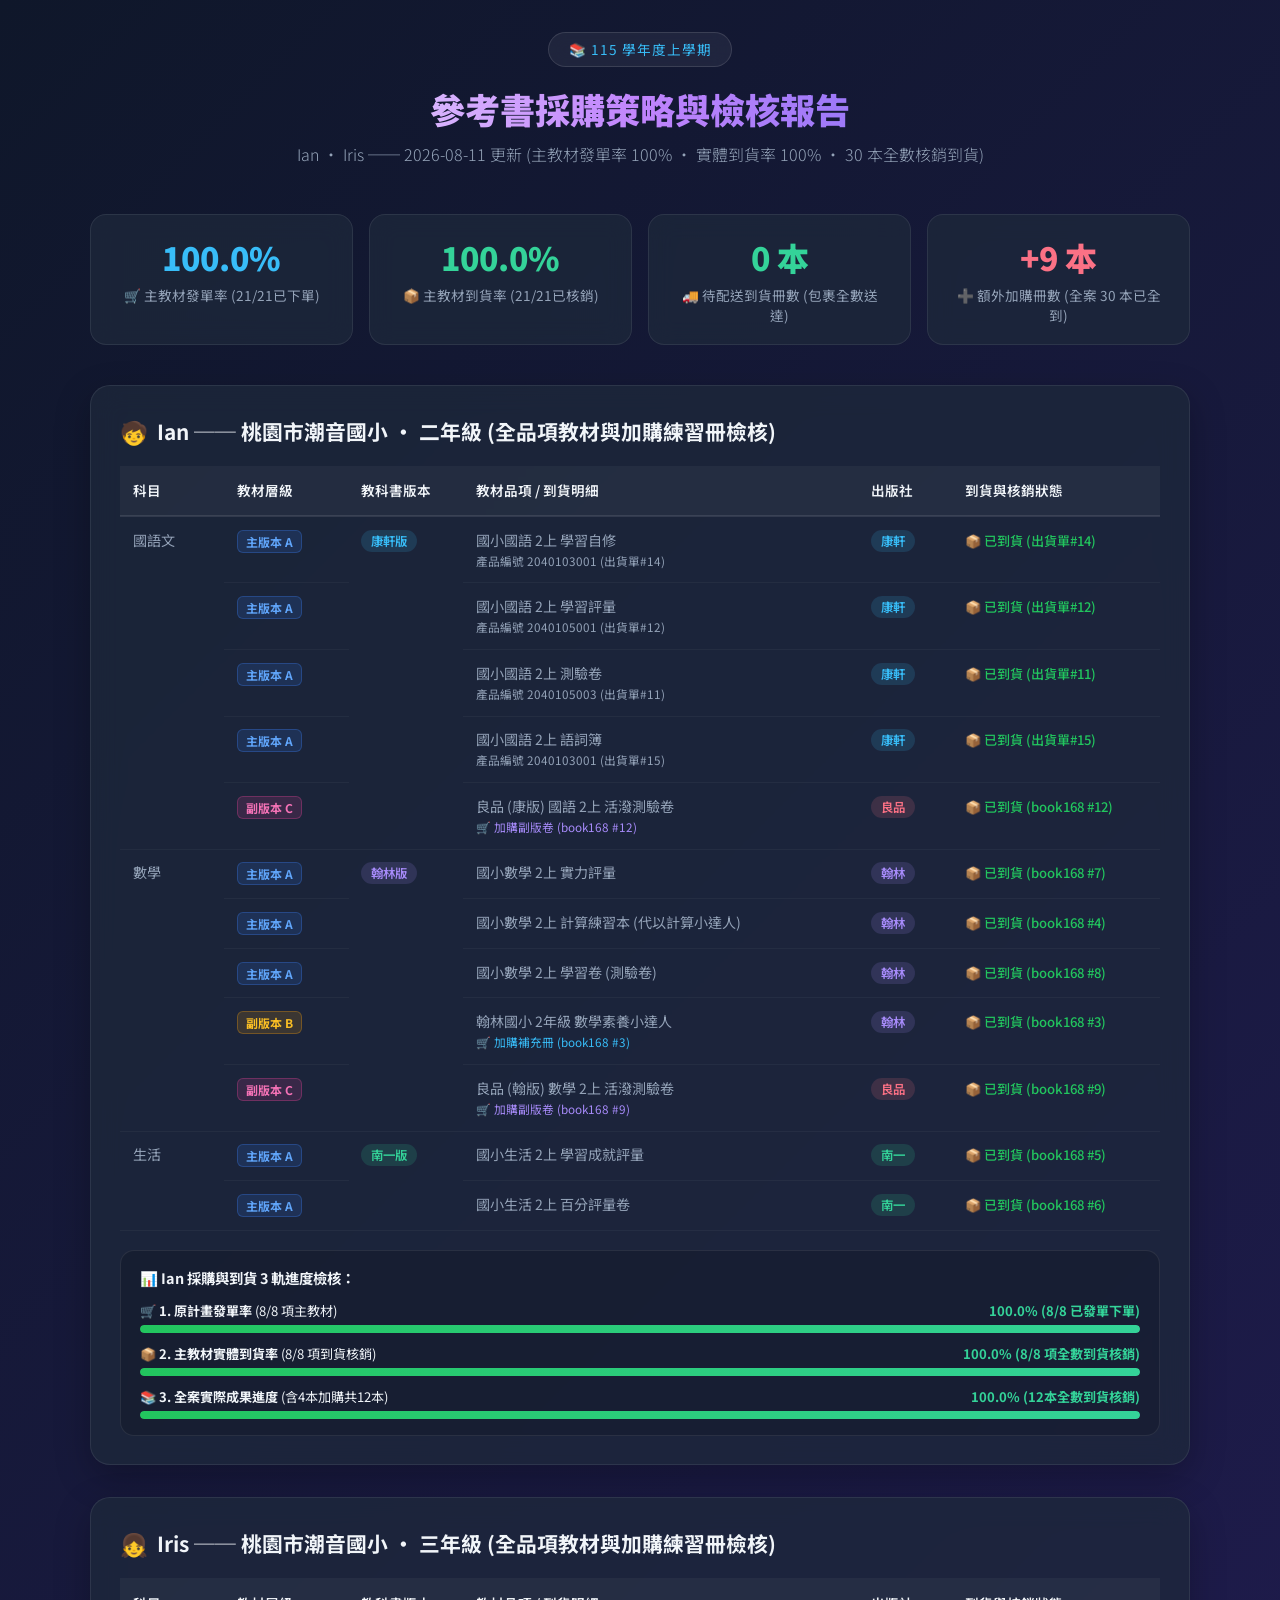
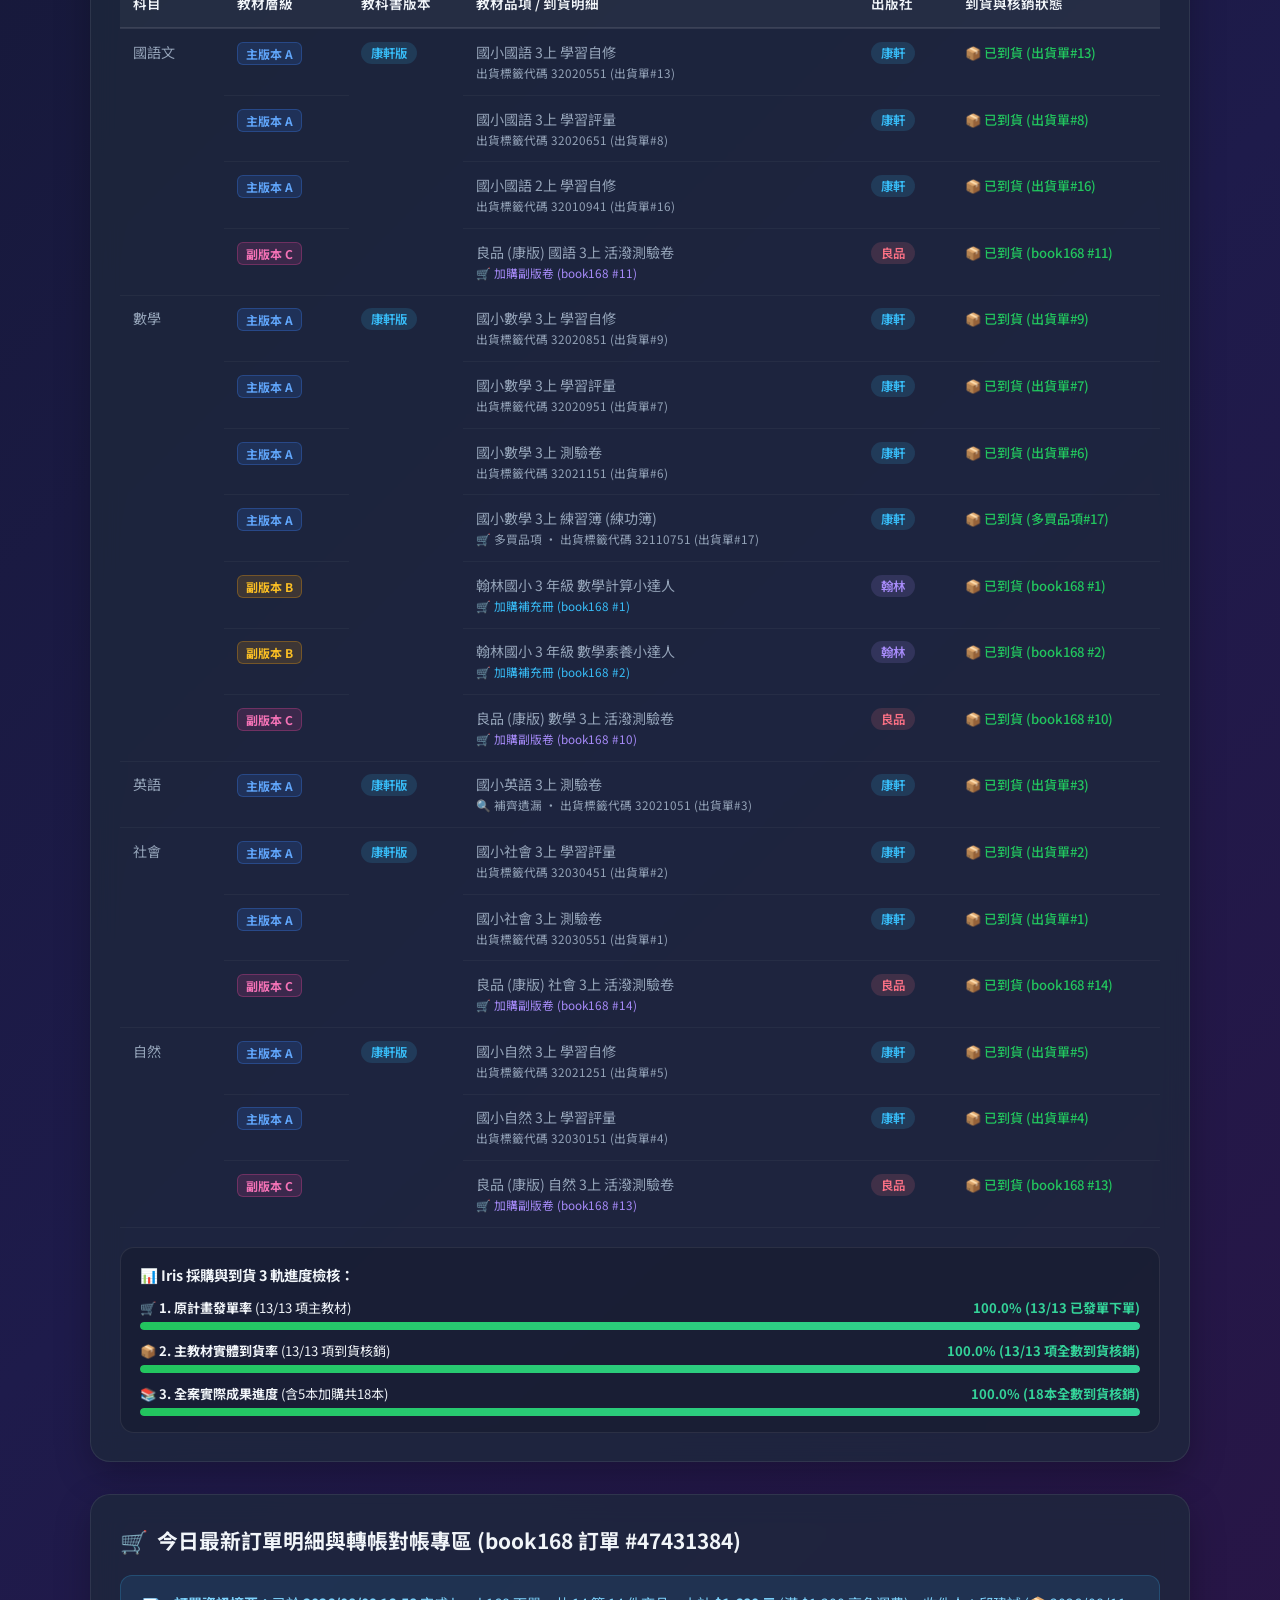
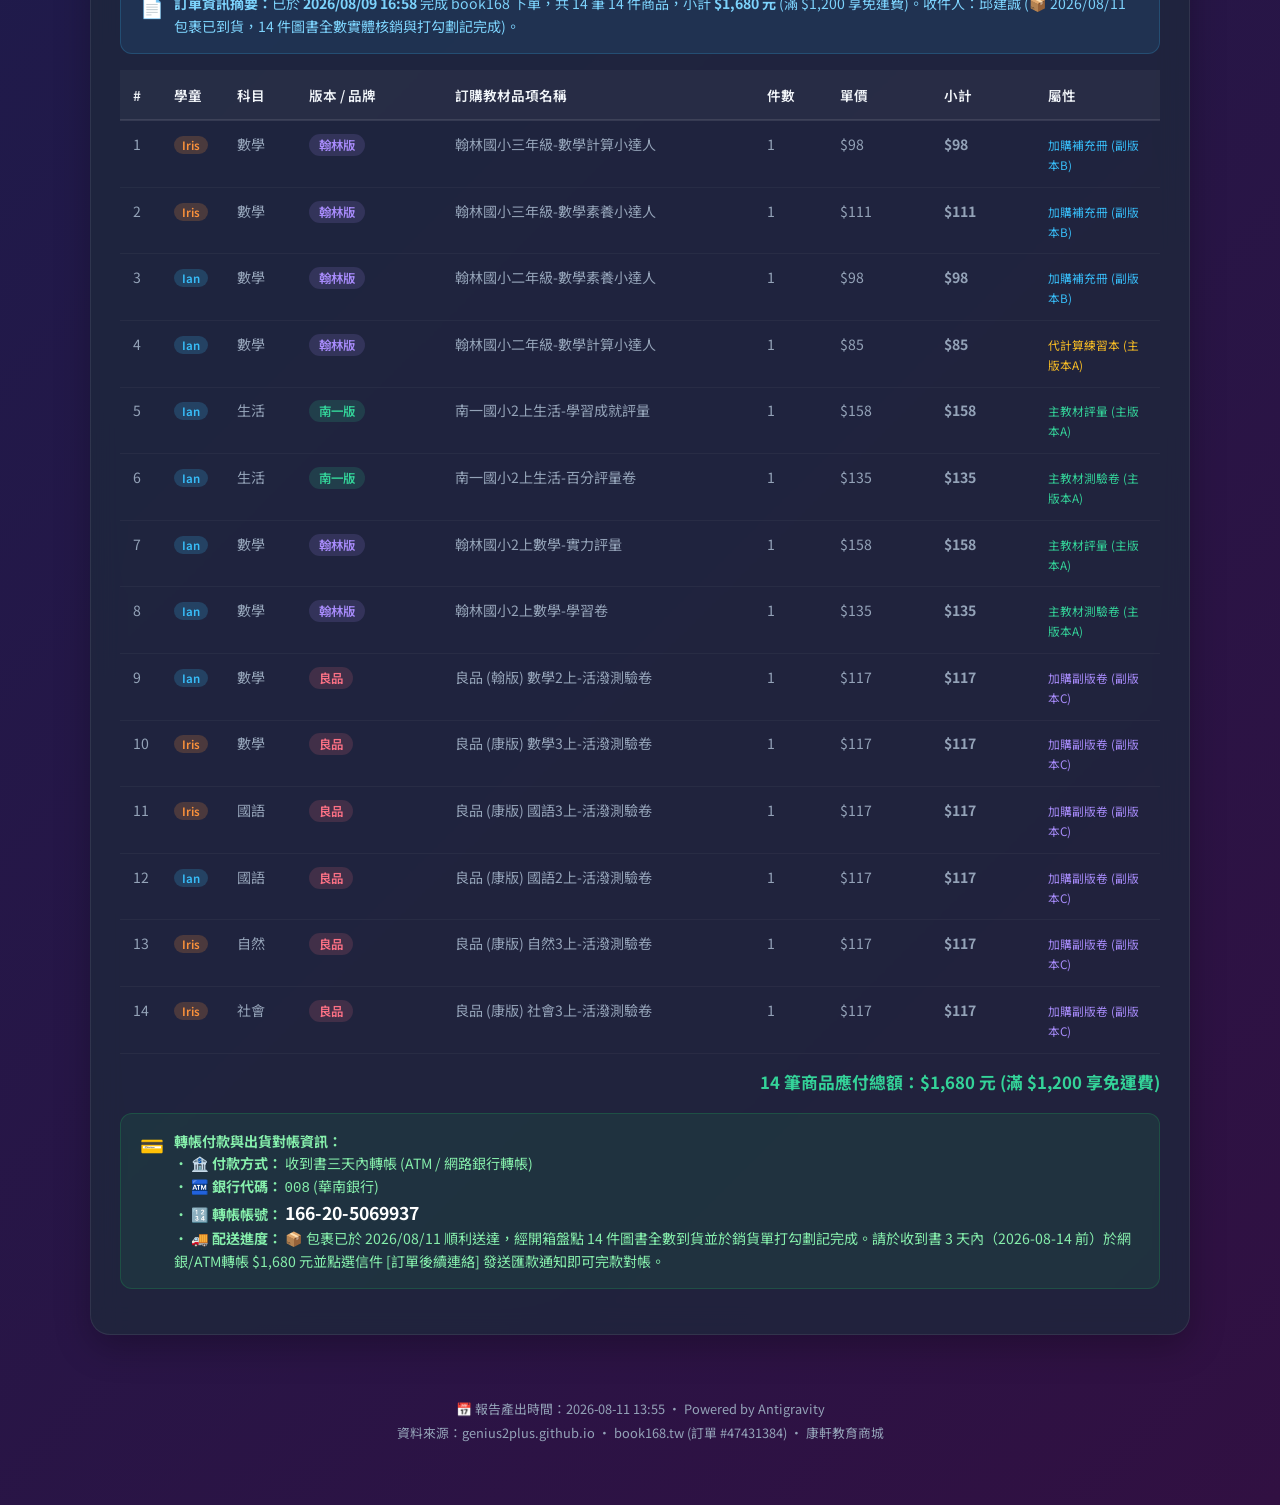
<file: index.html>
<!DOCTYPE html>
<html lang="zh-TW">
<head>
    <meta charset="UTF-8">
    <meta name="viewport" content="width=device-width, initial-scale=1.0">
    <meta http-equiv="refresh" content="0; url=採購策略報告.html">
    <title>115 上學期參考書採購策略與檢核報告</title>
    <style>
        * { margin: 0; padding: 0; box-sizing: border-box; }
        html, body { width: 100%; height: 100%; overflow: hidden; background: #0f172a; font-family: -apple-system, BlinkMacSystemFont, "Segoe UI", Roboto, sans-serif; }
        iframe { width: 100%; height: 100%; border: none; }
        .fallback-banner {
            position: fixed;
            top: 0; left: 0; width: 100%;
            background: #1e1b4b; color: #38bdf8;
            padding: 10px; text-align: center; font-size: 14px;
            border-bottom: 1px solid rgba(255,255,255,0.1);
            z-index: 9999;
        }
        .fallback-banner a { color: #fbbf24; text-decoration: underline; font-weight: bold; }
    </style>
    <script>
        // JS 輔助自動重定向
        if (window.location.pathname.endsWith('index.html') || window.location.pathname.endsWith('/')) {
            window.location.replace('採購策略報告.html');
        }
    </script>
</head>
<body>
    <div class="fallback-banner">
        若頁面未自動跳轉，請點選此處直達：<a href="採購策略報告.html">🔗 115 上學期參考書採購策略與檢核報告</a>
    </div>
    <iframe src="採購策略報告.html" title="115 上學期參考書採購策略與檢核報告"></iframe>
</body>
</html>
</file>
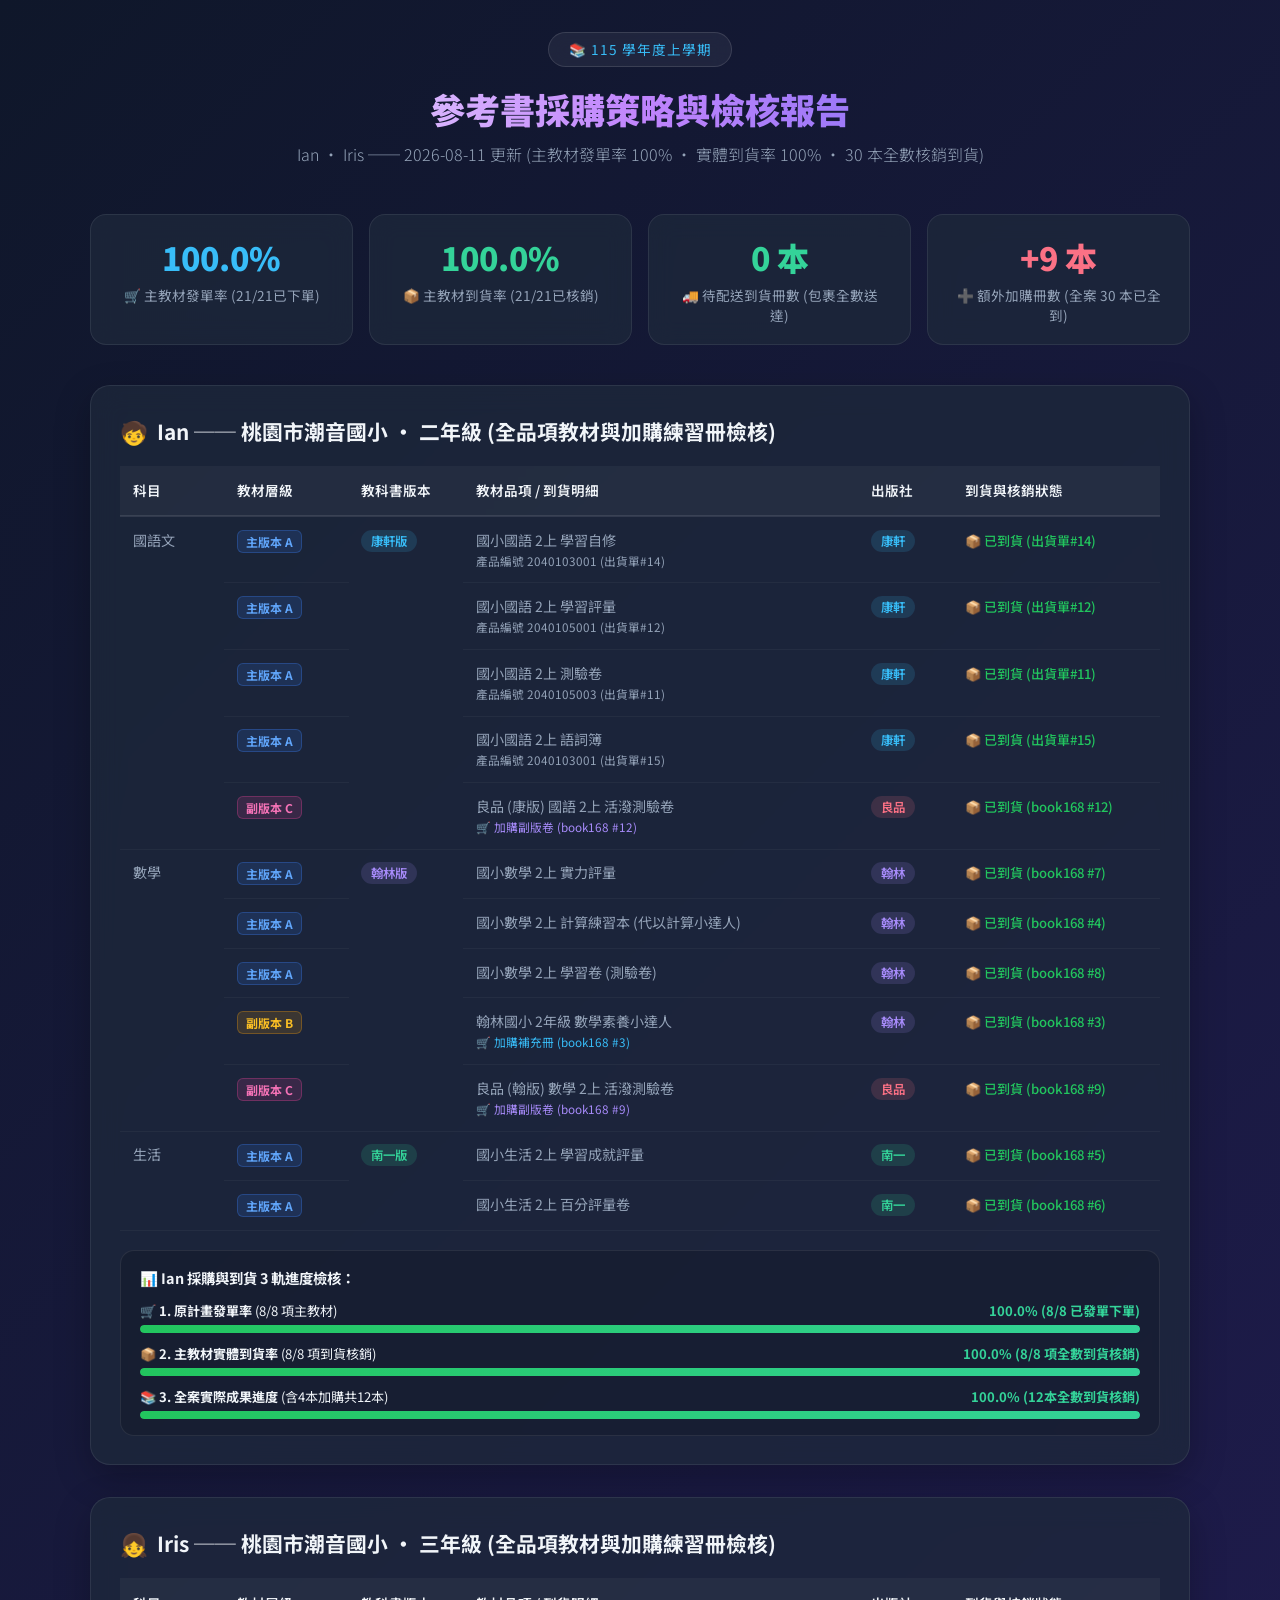
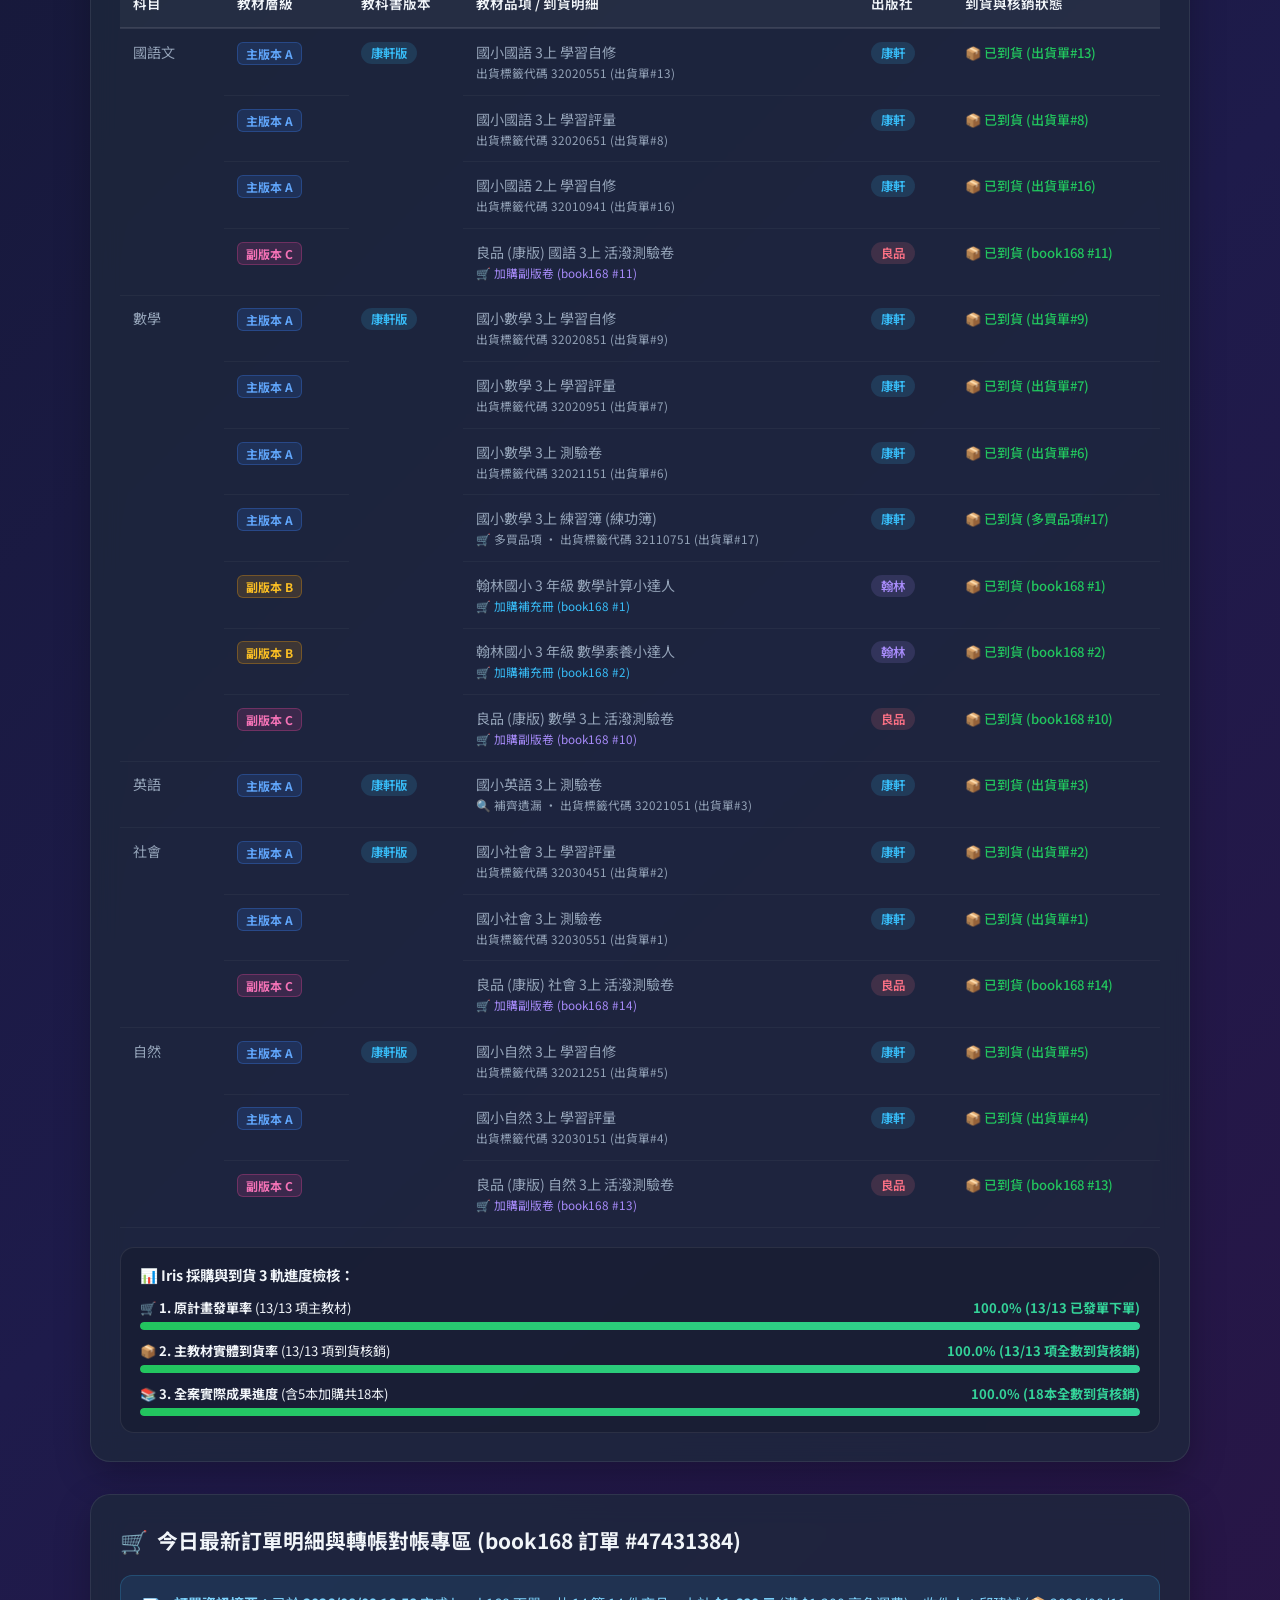
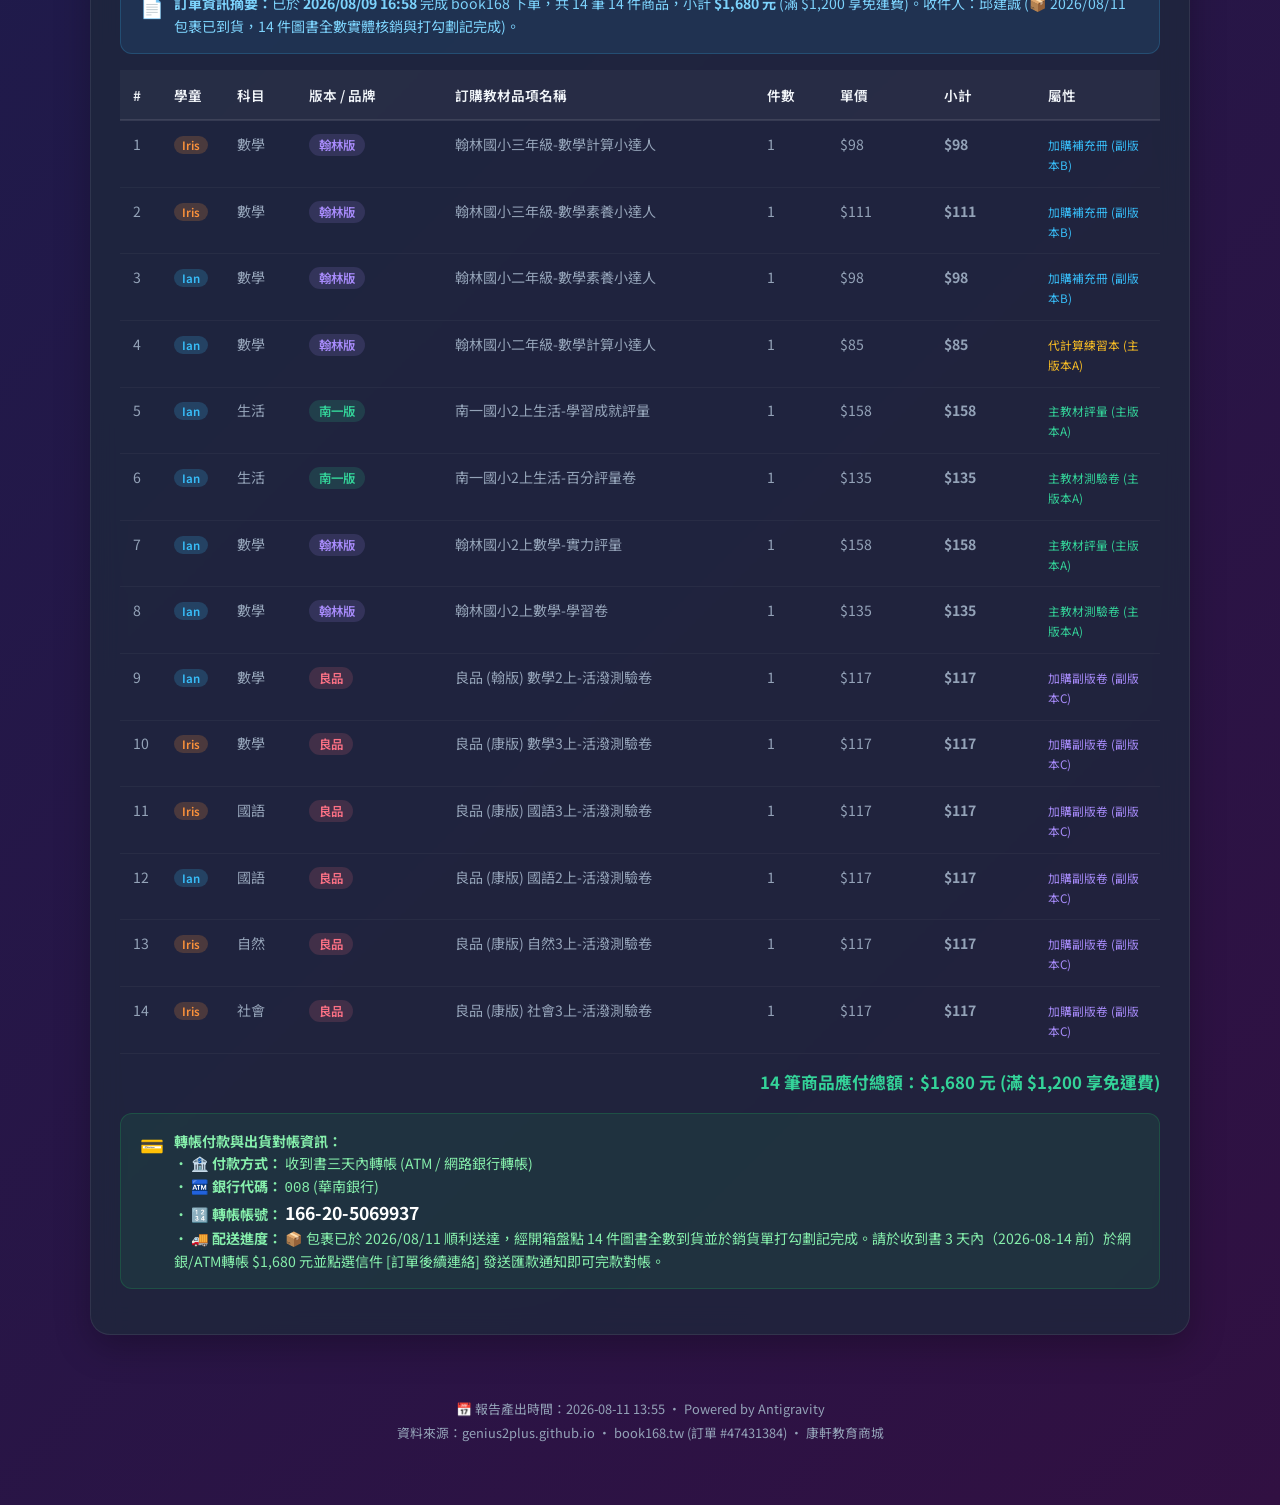
<file: 採購策略報告.html>
<!DOCTYPE html>
<html lang="zh-TW">
<head>
    <meta charset="UTF-8">
    <meta name="viewport" content="width=device-width, initial-scale=1.0">
    <title>115 上學期參考書採購策略與檢核報告</title>
    <link rel="preconnect" href="https://fonts.googleapis.com">
    <link rel="preconnect" href="https://fonts.gstatic.com" crossorigin>
    <link href="https://fonts.googleapis.com/css2?family=Noto+Sans+TC:wght@300;400;500;700;900&display=swap" rel="stylesheet">
    <style>
        :root {
            --bg: #0f172a;
            --bg-card: rgba(30, 41, 59, 0.75);
            --bg-card-alt: rgba(51, 65, 85, 0.5);
            --border: rgba(255,255,255,0.08);
            --text: #f1f5f9;
            --text-dim: #94a3b8;
            --accent-blue: #38bdf8;
            --accent-purple: #a78bfa;
            --accent-green: #34d399;
            --accent-amber: #fbbf24;
            --accent-rose: #fb7185;
            --accent-orange: #fb923c;
            --success: #22c55e;
            --warning: #f59e0b;
            --danger: #ef4444;
        }
        * { box-sizing: border-box; margin: 0; padding: 0; }
        body {
            font-family: 'Noto Sans TC', sans-serif;
            background: linear-gradient(135deg, #0f172a 0%, #1e1b4b 50%, #311042 100%);
            color: var(--text);
            min-height: 100vh;
            padding: 2rem 1rem;
        }
        .container { max-width: 1100px; margin: 0 auto; }

        /* Header */
        header { text-align: center; margin-bottom: 3rem; animation: fadeIn 0.8s ease-out; }
        .badge {
            display: inline-block;
            background: rgba(255,255,255,0.06);
            border: 1px solid rgba(255,255,255,0.12);
            padding: 0.4rem 1.2rem;
            border-radius: 50px;
            font-size: 0.85rem;
            color: var(--accent-blue);
            letter-spacing: 1px;
            margin-bottom: 1rem;
            backdrop-filter: blur(8px);
        }
        h1 {
            font-size: 2.2rem;
            font-weight: 900;
            background: linear-gradient(to right, #fff, #c084fc, #6366f1);
            -webkit-background-clip: text;
            -webkit-text-fill-color: transparent;
            margin-bottom: 0.5rem;
        }
        .subtitle { color: var(--text-dim); font-weight: 300; font-size: 1rem; }

        /* Stats Bar */
        .stats-bar {
            display: grid;
            grid-template-columns: repeat(auto-fit, minmax(200px, 1fr));
            gap: 1rem;
            margin-bottom: 2.5rem;
            animation: fadeIn 1s ease-out;
        }
        .stat-card {
            background: var(--bg-card);
            border: 1px solid var(--border);
            border-radius: 16px;
            padding: 1.2rem 1.5rem;
            backdrop-filter: blur(12px);
            text-align: center;
            transition: transform 0.2s, box-shadow 0.2s;
        }
        .stat-card:hover { transform: translateY(-3px); box-shadow: 0 8px 25px rgba(0,0,0,0.3); }
        .stat-num { font-size: 2rem; font-weight: 900; }
        .stat-num.blue { color: var(--accent-blue); }
        .stat-num.green { color: var(--accent-green); }
        .stat-num.amber { color: var(--accent-amber); }
        .stat-num.rose { color: var(--accent-rose); }
        .stat-label { font-size: 0.85rem; color: var(--text-dim); margin-top: 0.3rem; }

        /* Section */
        .section {
            background: var(--bg-card);
            border: 1px solid var(--border);
            border-radius: 20px;
            padding: 1.8rem;
            backdrop-filter: blur(14px);
            margin-bottom: 2rem;
            box-shadow: 0 12px 35px rgba(0,0,0,0.25);
            animation: slideUp 0.6s ease-out;
        }
        .section-title {
            font-size: 1.3rem;
            font-weight: 700;
            margin-bottom: 1.2rem;
            display: flex;
            align-items: center;
            gap: 0.6rem;
        }
        .section-title .icon { font-size: 1.4rem; }

        /* Tables */
        table { width: 100%; border-collapse: collapse; table-layout: auto; }
        th {
            padding: 0.9rem 0.8rem;
            font-size: 0.85rem;
            font-weight: 600;
            color: var(--text);
            background: rgba(255,255,255,0.04);
            border-bottom: 2px solid rgba(255,255,255,0.1);
            text-align: left;
            white-space: nowrap;
        }
        td {
            padding: 0.8rem;
            font-size: 0.88rem;
            color: var(--text-dim);
            border-bottom: 1px solid rgba(255,255,255,0.04);
            vertical-align: top;
        }
        tr:hover td { background: rgba(255,255,255,0.03); }

        /* Publisher Badges */
        .pub { display: inline-block; padding: 2px 10px; border-radius: 20px; font-size: 0.78rem; font-weight: 600; }
        .pub-kang { background: rgba(56,189,248,0.15); color: #38bdf8; }
        .pub-han { background: rgba(167,139,250,0.15); color: #a78bfa; }
        .pub-nan { background: rgba(52,211,153,0.15); color: #34d399; }
        .pub-liang { background: rgba(251,113,133,0.15); color: #fb7185; }

        /* Version Badges */
        .ver-badge { display: inline-block; padding: 2px 8px; border-radius: 6px; font-size: 0.75rem; font-weight: 700; white-space: nowrap; }
        .ver-a { background: rgba(59, 130, 246, 0.15); color: #60a5fa; border: 1px solid rgba(59, 130, 246, 0.3); }
        .ver-b { background: rgba(245, 158, 11, 0.15); color: #fbbf24; border: 1px solid rgba(245, 158, 11, 0.3); }
        .ver-c { background: rgba(236, 72, 153, 0.15); color: #f472b6; border: 1px solid rgba(236, 72, 153, 0.3); }
        .ver-d { background: rgba(168, 85, 247, 0.15); color: #c084fc; border: 1px solid rgba(168, 85, 247, 0.3); }

        /* Status */
        .status { display: inline-flex; align-items: center; gap: 4px; font-size: 0.82rem; font-weight: 500; white-space: nowrap; }
        .status-ok { color: var(--success); }
        .status-miss { color: var(--danger); }
        .status-warn { color: var(--warning); }

        /* Progress Bar */
        .progress-wrap { margin-top: 0.8rem; }
        .progress-label { display: flex; justify-content: space-between; font-size: 0.82rem; margin-bottom: 0.3rem; }
        .progress-bar { height: 8px; background: rgba(255,255,255,0.08); border-radius: 8px; overflow: hidden; }
        .progress-fill { height: 100%; border-radius: 8px; transition: width 1s ease-out; }
        .fill-green { background: linear-gradient(90deg, #22c55e, #34d399); }
        .fill-amber { background: linear-gradient(90deg, #f59e0b, #fbbf24); }
        .fill-blue { background: linear-gradient(90deg, #3b82f6, #38bdf8); }

        /* Alert Box */
        .alert {
            border-radius: 12px;
            padding: 1rem 1.2rem;
            margin: 1rem 0;
            font-size: 0.88rem;
            line-height: 1.6;
            display: flex;
            gap: 0.6rem;
            align-items: flex-start;
        }
        .alert-warn { background: rgba(245,158,11,0.1); border: 1px solid rgba(245,158,11,0.25); color: #fbbf24; }
        .alert-danger { background: rgba(239,68,68,0.1); border: 1px solid rgba(239,68,68,0.25); color: #fca5a5; }
        .alert-info { background: rgba(56,189,248,0.1); border: 1px solid rgba(56,189,248,0.2); color: #7dd3fc; }
        .alert-success { background: rgba(34,197,94,0.1); border: 1px solid rgba(34,197,94,0.2); color: #86efac; }
        .alert-icon { font-size: 1.2rem; flex-shrink: 0; }

        /* Cart tab */
        .cart-header { display: flex; align-items: center; gap: 0.8rem; flex-wrap: wrap; margin-bottom: 0.8rem; }
        .cart-name { font-weight: 700; font-size: 1rem; }
        .cart-meta { font-size: 0.8rem; color: var(--text-dim); }
        .child-tag { display: inline-block; padding: 1px 8px; border-radius: 10px; font-size: 0.72rem; font-weight: 600; }
        .tag-iris { background: rgba(251,146,60,0.2); color: #fb923c; }
        .tag-ian { background: rgba(56,189,248,0.2); color: #38bdf8; }
        .tag-ken { background: rgba(167,139,250,0.2); color: #a78bfa; }

        /* Responsive */
        @media (max-width: 768px) {
            h1 { font-size: 1.6rem; }
            .section { padding: 1.2rem; }
            th, td { padding: 0.6rem 0.5rem; font-size: 0.8rem; }
            .stats-bar { grid-template-columns: repeat(2, 1fr); }
        }

        /* Animations */
        @keyframes fadeIn { from { opacity: 0; } to { opacity: 1; } }
        @keyframes slideUp { from { opacity: 0; transform: translateY(20px); } to { opacity: 1; transform: translateY(0); } }

        /* Print */
        @media print {
            body { background: #fff; color: #000; padding: 0; }
            .section { box-shadow: none; border: 1px solid #ddd; }
            th { background: #f0f0f0; color: #000; }
            td { color: #333; }
            .pub { border: 1px solid #ccc; }
        }
    </style>
</head>
<body>
<div class="container">

    <!-- Header -->
    <header>
        <div class="badge">📚 115 學年度上學期</div>
        <h1>參考書採購策略與檢核報告</h1>
        <p class="subtitle">Ian · Iris ── 2026-08-11 更新 (主教材發單率 100% · 實體到貨率 100% · 30 本全數核銷到貨)</p>
    </header>

    <!-- Stats Overview -->
    <div class="stats-bar">
        <div class="stat-card">
            <div class="stat-num blue">100.0%</div>
            <div class="stat-label">🛒 主教材發單率 (21/21已下單)</div>
        </div>
        <div class="stat-card">
            <div class="stat-num green">100.0%</div>
            <div class="stat-label">📦 主教材到貨率 (21/21已核銷)</div>
        </div>
        <div class="stat-card">
            <div class="stat-num green">0 本</div>
            <div class="stat-label">🚚 待配送到貨冊數 (包裹全數送達)</div>
        </div>
        <div class="stat-card">
            <div class="stat-num rose">+9 本</div>
            <div class="stat-label">➕ 額外加購冊數 (全案 30 本已全到)</div>
        </div>
    </div>

    <!-- ============ Ian ============ -->
    <div class="section">
        <div class="section-title"><span class="icon">🧒</span> Ian ── 桃園市潮音國小 · 二年級 (全品項教材與加購練習冊檢核)</div>
        <div class="table-container" style="overflow-x: auto;"><table class="table-6col" style="width:100%; min-width:780px; table-layout: fixed;">
            <thead><tr>
                <th style="width:10%;">科目</th>
                <th style="width:12%;">教材層級</th>
                <th style="width:11%;">教科書版本</th>
                <th style="width:38%;">教材品項 / 到貨明細</th>
                <th style="width:9%;">出版社</th>
                <th style="width:20%;">到貨與核銷狀態</th>
            </tr></thead>
            <tbody>
                <tr><td rowspan="5">國語文</td>
                    <td><span class="ver-badge ver-a">主版本 A</span></td>
                    <td rowspan="5"><span class="pub pub-kang">康軒版</span></td>
                    <td>國小國語 2上 學習自修<br><small style="color:var(--text-dim)">產品編號 2040103001 (出貨單#14)</small></td><td><span class="pub pub-kang">康軒</span></td><td><span class="status status-ok">📦 已到貨 (出貨單#14)</span></td></tr>
                <tr><td><span class="ver-badge ver-a">主版本 A</span></td>
                    <td>國小國語 2上 學習評量<br><small style="color:var(--text-dim)">產品編號 2040105001 (出貨單#12)</small></td><td><span class="pub pub-kang">康軒</span></td><td><span class="status status-ok">📦 已到貨 (出貨單#12)</span></td></tr>
                <tr><td><span class="ver-badge ver-a">主版本 A</span></td>
                    <td>國小國語 2上 測驗卷<br><small style="color:var(--text-dim)">產品編號 2040105003 (出貨單#11)</small></td><td><span class="pub pub-kang">康軒</span></td><td><span class="status status-ok">📦 已到貨 (出貨單#11)</span></td></tr>
                <tr><td><span class="ver-badge ver-a">主版本 A</span></td>
                    <td>國小國語 2上 語詞簿<br><small style="color:var(--text-dim)">產品編號 2040103001 (出貨單#15)</small></td><td><span class="pub pub-kang">康軒</span></td><td><span class="status status-ok">📦 已到貨 (出貨單#15)</span></td></tr>
                <tr><td><span class="ver-badge ver-c">副版本 C</span></td>
                    <td>良品 (康版) 國語 2上 活潑測驗卷<br><small style="color:var(--accent-purple)">🛒 加購副版卷 (book168 #12)</small></td><td><span class="pub pub-liang">良品</span></td><td><span class="status status-ok">📦 已到貨 (book168 #12)</span></td></tr>

                <tr><td rowspan="5">數學</td>
                    <td><span class="ver-badge ver-a">主版本 A</span></td>
                    <td rowspan="5"><span class="pub pub-han">翰林版</span></td>
                    <td>國小數學 2上 實力評量</td><td><span class="pub pub-han">翰林</span></td><td><span class="status status-ok">📦 已到貨 (book168 #7)</span></td></tr>
                <tr><td><span class="ver-badge ver-a">主版本 A</span></td>
                    <td>國小數學 2上 計算練習本 (代以計算小達人)</td><td><span class="pub pub-han">翰林</span></td><td><span class="status status-ok">📦 已到貨 (book168 #4)</span></td></tr>
                <tr><td><span class="ver-badge ver-a">主版本 A</span></td>
                    <td>國小數學 2上 學習卷 (測驗卷)</td><td><span class="pub pub-han">翰林</span></td><td><span class="status status-ok">📦 已到貨 (book168 #8)</span></td></tr>
                <tr><td><span class="ver-badge ver-b">副版本 B</span></td>
                    <td>翰林國小 2年級 數學素養小達人<br><small style="color:var(--accent-blue)">🛒 加購補充冊 (book168 #3)</small></td><td><span class="pub pub-han">翰林</span></td><td><span class="status status-ok">📦 已到貨 (book168 #3)</span></td></tr>
                <tr><td><span class="ver-badge ver-c">副版本 C</span></td>
                    <td>良品 (翰版) 數學 2上 活潑測驗卷<br><small style="color:var(--accent-purple)">🛒 加購副版卷 (book168 #9)</small></td><td><span class="pub pub-liang">良品</span></td><td><span class="status status-ok">📦 已到貨 (book168 #9)</span></td></tr>

                <tr><td rowspan="2">生活</td>
                    <td><span class="ver-badge ver-a">主版本 A</span></td>
                    <td rowspan="2"><span class="pub pub-nan">南一版</span></td>
                    <td>國小生活 2上 學習成就評量</td><td><span class="pub pub-nan">南一</span></td><td><span class="status status-ok">📦 已到貨 (book168 #5)</span></td></tr>
                <tr><td><span class="ver-badge ver-a">主版本 A</span></td>
                    <td>國小生活 2上 百分評量卷</td><td><span class="pub pub-nan">南一</span></td><td><span class="status status-ok">📦 已到貨 (book168 #6)</span></td></tr>
            </tbody>
        </table>
        </div>

        <!-- Ian 3 Track Progress Bars -->
        <div class="progress-container-triple" style="margin-top:1.2rem; background:rgba(0,0,0,0.15); padding:1rem 1.2rem; border-radius:14px; border:1px solid var(--border);">
            <div style="font-weight:700; font-size:0.9rem; margin-bottom:0.8rem; color:var(--text);">📊 Ian 採購與到貨 3 軌進度檢核：</div>
            
            <!-- Progress Bar 1: 原計畫發單率 -->
            <div class="progress-wrap" style="margin-top:0.4rem;">
                <div class="progress-label">
                    <span>🛒 <strong>1. 原計畫發單率</strong> (8/8 項主教材)</span>
                    <span style="color:var(--accent-green); font-weight:700;">100.0% (8/8 已發單下單)</span>
                </div>
                <div class="progress-bar"><div class="progress-fill fill-green" style="width:100%"></div></div>
            </div>

            <!-- Progress Bar 2: 主教材實體到貨率 -->
            <div class="progress-wrap" style="margin-top:0.7rem;">
                <div class="progress-label">
                    <span>📦 <strong>2. 主教材實體到貨率</strong> (8/8 項到貨核銷)</span>
                    <span style="color:var(--accent-green); font-weight:700;">100.0% (8/8 項全數到貨核銷)</span>
                </div>
                <div class="progress-bar"><div class="progress-fill fill-green" style="width:100%"></div></div>
            </div>

            <!-- Progress Bar 3: 全案實際成果進度 (含加購) -->
            <div class="progress-wrap" style="margin-top:0.7rem;">
                <div class="progress-label">
                    <span>📚 <strong>3. 全案實際成果進度</strong> (含4本加購共12本)</span>
                    <span style="color:var(--accent-green); font-weight:700;">100.0% (12本全數到貨核銷)</span>
                </div>
                <div class="progress-bar"><div class="progress-fill fill-green" style="width:100%"></div></div>
            </div>
        </div>
    </div>

    <!-- ============ Iris ============ -->
    <div class="section">
        <div class="section-title"><span class="icon">👧</span> Iris ── 桃園市潮音國小 · 三年級 (全品項教材與加購練習冊檢核)</div>
        <div class="table-container" style="overflow-x: auto;"><table class="table-6col" style="width:100%; min-width:780px; table-layout: fixed;">
            <thead><tr>
                <th style="width:10%;">科目</th>
                <th style="width:12%;">教材層級</th>
                <th style="width:11%;">教科書版本</th>
                <th style="width:38%;">教材品項 / 到貨明細</th>
                <th style="width:9%;">出版社</th>
                <th style="width:20%;">到貨與核銷狀態</th>
            </tr></thead>
            <tbody>
                <tr><td rowspan="4">國語文</td>
                    <td><span class="ver-badge ver-a">主版本 A</span></td>
                    <td rowspan="4"><span class="pub pub-kang">康軒版</span></td>
                    <td>國小國語 3上 學習自修<br><small style="color:var(--text-dim)">出貨標籤代碼 32020551 (出貨單#13)</small></td><td><span class="pub pub-kang">康軒</span></td><td><span class="status status-ok">📦 已到貨 (出貨單#13)</span></td></tr>
                <tr><td><span class="ver-badge ver-a">主版本 A</span></td>
                    <td>國小國語 3上 學習評量<br><small style="color:var(--text-dim)">出貨標籤代碼 32020651 (出貨單#8)</small></td><td><span class="pub pub-kang">康軒</span></td><td><span class="status status-ok">📦 已到貨 (出貨單#8)</span></td></tr>
                <tr><td><span class="ver-badge ver-a">主版本 A</span></td>
                    <td>國小國語 2上 學習自修<br><small style="color:var(--text-dim)">出貨標籤代碼 32010941 (出貨單#16)</small></td><td><span class="pub pub-kang">康軒</span></td><td><span class="status status-ok">📦 已到貨 (出貨單#16)</span></td></tr>
                <tr><td><span class="ver-badge ver-c">副版本 C</span></td>
                    <td>良品 (康版) 國語 3上 活潑測驗卷<br><small style="color:var(--accent-purple)">🛒 加購副版卷 (book168 #11)</small></td><td><span class="pub pub-liang">良品</span></td><td><span class="status status-ok">📦 已到貨 (book168 #11)</span></td></tr>

                <tr><td rowspan="7">數學</td>
                    <td><span class="ver-badge ver-a">主版本 A</span></td>
                    <td rowspan="7"><span class="pub pub-kang">康軒版</span></td>
                    <td>國小數學 3上 學習自修<br><small style="color:var(--text-dim)">出貨標籤代碼 32020851 (出貨單#9)</small></td><td><span class="pub pub-kang">康軒</span></td><td><span class="status status-ok">📦 已到貨 (出貨單#9)</span></td></tr>
                <tr><td><span class="ver-badge ver-a">主版本 A</span></td>
                    <td>國小數學 3上 學習評量<br><small style="color:var(--text-dim)">出貨標籤代碼 32020951 (出貨單#7)</small></td><td><span class="pub pub-kang">康軒</span></td><td><span class="status status-ok">📦 已到貨 (出貨單#7)</span></td></tr>
                <tr><td><span class="ver-badge ver-a">主版本 A</span></td>
                    <td>國小數學 3上 測驗卷<br><small style="color:var(--text-dim)">出貨標籤代碼 32021151 (出貨單#6)</small></td><td><span class="pub pub-kang">康軒</span></td><td><span class="status status-ok">📦 已到貨 (出貨單#6)</span></td></tr>
                <tr><td><span class="ver-badge ver-a">主版本 A</span></td>
                    <td>國小數學 3上 練習簿 (練功簿)<br><small style="color:var(--text-dim)">🛒 多買品項 · 出貨標籤代碼 32110751 (出貨單#17)</small></td><td><span class="pub pub-kang">康軒</span></td><td><span class="status status-ok">📦 已到貨 (多買品項#17)</span></td></tr>
                <tr><td><span class="ver-badge ver-b">副版本 B</span></td>
                    <td>翰林國小 3 年級 數學計算小達人<br><small style="color:var(--accent-blue)">🛒 加購補充冊 (book168 #1)</small></td><td><span class="pub pub-han">翰林</span></td><td><span class="status status-ok">📦 已到貨 (book168 #1)</span></td></tr>
                <tr><td><span class="ver-badge ver-b">副版本 B</span></td>
                    <td>翰林國小 3 年級 數學素養小達人<br><small style="color:var(--accent-blue)">🛒 加購補充冊 (book168 #2)</small></td><td><span class="pub pub-han">翰林</span></td><td><span class="status status-ok">📦 已到貨 (book168 #2)</span></td></tr>
                <tr><td><span class="ver-badge ver-c">副版本 C</span></td>
                    <td>良品 (康版) 數學 3上 活潑測驗卷<br><small style="color:var(--accent-purple)">🛒 加購副版卷 (book168 #10)</small></td><td><span class="pub pub-liang">良品</span></td><td><span class="status status-ok">📦 已到貨 (book168 #10)</span></td></tr>

                <tr><td>英語</td>
                    <td><span class="ver-badge ver-a">主版本 A</span></td>
                    <td><span class="pub pub-kang">康軒版</span></td>
                    <td>國小英語 3上 測驗卷<br><small style="color:var(--text-dim)">🔍 補齊遺漏 · 出貨標籤代碼 32021051 (出貨單#3)</small></td><td><span class="pub pub-kang">康軒</span></td><td><span class="status status-ok">📦 已到貨 (出貨單#3)</span></td></tr>

                <tr><td rowspan="3">社會</td>
                    <td><span class="ver-badge ver-a">主版本 A</span></td>
                    <td rowspan="3"><span class="pub pub-kang">康軒版</span></td>
                    <td>國小社會 3上 學習評量<br><small style="color:var(--text-dim)">出貨標籤代碼 32030451 (出貨單#2)</small></td><td><span class="pub pub-kang">康軒</span></td><td><span class="status status-ok">📦 已到貨 (出貨單#2)</span></td></tr>
                <tr><td><span class="ver-badge ver-a">主版本 A</span></td>
                    <td>國小社會 3上 測驗卷<br><small style="color:var(--text-dim)">出貨標籤代碼 32030551 (出貨單#1)</small></td><td><span class="pub pub-kang">康軒</span></td><td><span class="status status-ok">📦 已到貨 (出貨單#1)</span></td></tr>
                <tr><td><span class="ver-badge ver-c">副版本 C</span></td>
                    <td>良品 (康版) 社會 3上 活潑測驗卷<br><small style="color:var(--accent-purple)">🛒 加購副版卷 (book168 #14)</small></td><td><span class="pub pub-liang">良品</span></td><td><span class="status status-ok">📦 已到貨 (book168 #14)</span></td></tr>

                <tr><td rowspan="3">自然</td>
                    <td><span class="ver-badge ver-a">主版本 A</span></td>
                    <td rowspan="3"><span class="pub pub-kang">康軒版</span></td>
                    <td>國小自然 3上 學習自修<br><small style="color:var(--text-dim)">出貨標籤代碼 32021251 (出貨單#5)</small></td><td><span class="pub pub-kang">康軒</span></td><td><span class="status status-ok">📦 已到貨 (出貨單#5)</span></td></tr>
                <tr><td><span class="ver-badge ver-a">主版本 A</span></td>
                    <td>國小自然 3上 學習評量<br><small style="color:var(--text-dim)">出貨標籤代碼 32030151 (出貨單#4)</small></td><td><span class="pub pub-kang">康軒</span></td><td><span class="status status-ok">📦 已到貨 (出貨單#4)</span></td></tr>
                <tr><td><span class="ver-badge ver-c">副版本 C</span></td>
                    <td>良品 (康版) 自然 3上 活潑測驗卷<br><small style="color:var(--accent-purple)">🛒 加購副版卷 (book168 #13)</small></td><td><span class="pub pub-liang">良品</span></td><td><span class="status status-ok">📦 已到貨 (book168 #13)</span></td></tr>
            </tbody>
        </table>
        </div>

        <!-- Iris 3 Track Progress Bars -->
        <div class="progress-container-triple" style="margin-top:1.2rem; background:rgba(0,0,0,0.15); padding:1rem 1.2rem; border-radius:14px; border:1px solid var(--border);">
            <div style="font-weight:700; font-size:0.9rem; margin-bottom:0.8rem; color:var(--text);">📊 Iris 採購與到貨 3 軌進度檢核：</div>
            
            <!-- Progress Bar 1: 原計畫發單率 -->
            <div class="progress-wrap" style="margin-top:0.4rem;">
                <div class="progress-label">
                    <span>🛒 <strong>1. 原計畫發單率</strong> (13/13 項主教材)</span>
                    <span style="color:var(--accent-green); font-weight:700;">100.0% (13/13 已發單下單)</span>
                </div>
                <div class="progress-bar"><div class="progress-fill fill-green" style="width:100%"></div></div>
            </div>

            <!-- Progress Bar 2: 主教材實體到貨率 -->
            <div class="progress-wrap" style="margin-top:0.7rem;">
                <div class="progress-label">
                    <span>📦 <strong>2. 主教材實體到貨率</strong> (13/13 項到貨核銷)</span>
                    <span style="color:var(--accent-green); font-weight:700;">100.0% (13/13 項全數到貨核銷)</span>
                </div>
                <div class="progress-bar"><div class="progress-fill fill-green" style="width:100%"></div></div>
            </div>

            <!-- Progress Bar 3: 全案實際成果進度 (含加購) -->
            <div class="progress-wrap" style="margin-top:0.7rem;">
                <div class="progress-label">
                    <span>📚 <strong>3. 全案實際成果進度</strong> (含5本加購共18本)</span>
                    <span style="color:var(--accent-green); font-weight:700;">100.0% (18本全數到貨核銷)</span>
                </div>
                <div class="progress-bar"><div class="progress-fill fill-green" style="width:100%"></div></div>
            </div>
        </div>
    </div>

    <!-- ============ book168 最新發單明細與轉帳對帳區 ============ -->
    <div class="section">
        <div class="section-title"><span class="icon">🛒</span> 今日最新訂單明細與轉帳對帳專區 (book168 訂單 #47431384)</div>
        <div class="alert alert-info">
            <span class="alert-icon">📄</span>
            <span><strong>訂單資訊摘要：</strong>已於 <strong>2026/08/09 16:58</strong> 完成 book168 下單，共 14 筆 14 件商品，小計 <strong>$1,680 元</strong> (滿 $1,200 享免運費)。收件人：邱建誠 (📦 2026/08/11 包裹已到貨，14 件圖書全數實體核銷與打勾劃記完成)。</span>
        </div>

        <div class="table-responsive" style="overflow-x: auto; -webkit-overflow-scrolling: touch; margin-top:1rem;">
        <table style="min-width: 820px; table-layout: fixed;">
            <thead>
                <tr>
                    <th style="width: 4%;">#</th>
                    <th style="width: 6%;">學童</th>
                    <th style="width: 7%;">科目</th>
                    <th style="width: 14%;">版本 / 品牌</th>
                    <th style="width: 30%;">訂購教材品項名稱</th>
                    <th style="width: 7%;">件數</th>
                    <th style="width: 10%;">單價</th>
                    <th style="width: 10%;">小計</th>
                    <th style="width: 12%;">屬性</th>
                </tr>
            </thead>
            <tbody>
                <tr><td>1</td><td><span class="child-tag tag-iris">Iris</span></td><td>數學</td><td><span class="pub pub-han">翰林版</span></td><td>翰林國小三年級-數學計算小達人</td><td>1</td><td>$98</td><td><strong>$98</strong></td><td><small style="color:var(--accent-blue)">加購補充冊 (副版本B)</small></td></tr>
                <tr><td>2</td><td><span class="child-tag tag-iris">Iris</span></td><td>數學</td><td><span class="pub pub-han">翰林版</span></td><td>翰林國小三年級-數學素養小達人</td><td>1</td><td>$111</td><td><strong>$111</strong></td><td><small style="color:var(--accent-blue)">加購補充冊 (副版本B)</small></td></tr>
                <tr><td>3</td><td><span class="child-tag tag-ian">Ian</span></td><td>數學</td><td><span class="pub pub-han">翰林版</span></td><td>翰林國小二年級-數學素養小達人</td><td>1</td><td>$98</td><td><strong>$98</strong></td><td><small style="color:var(--accent-blue)">加購補充冊 (副版本B)</small></td></tr>
                <tr><td>4</td><td><span class="child-tag tag-ian">Ian</span></td><td>數學</td><td><span class="pub pub-han">翰林版</span></td><td>翰林國小二年級-數學計算小達人</td><td>1</td><td>$85</td><td><strong>$85</strong></td><td><small style="color:var(--accent-amber)">代計算練習本 (主版本A)</small></td></tr>
                <tr><td>5</td><td><span class="child-tag tag-ian">Ian</span></td><td>生活</td><td><span class="pub pub-nan">南一版</span></td><td>南一國小2上生活-學習成就評量</td><td>1</td><td>$158</td><td><strong>$158</strong></td><td><small style="color:var(--accent-green)">主教材評量 (主版本A)</small></td></tr>
                <tr><td>6</td><td><span class="child-tag tag-ian">Ian</span></td><td>生活</td><td><span class="pub pub-nan">南一版</span></td><td>南一國小2上生活-百分評量卷</td><td>1</td><td>$135</td><td><strong>$135</strong></td><td><small style="color:var(--accent-green)">主教材測驗卷 (主版本A)</small></td></tr>
                <tr><td>7</td><td><span class="child-tag tag-ian">Ian</span></td><td>數學</td><td><span class="pub pub-han">翰林版</span></td><td>翰林國小2上數學-實力評量</td><td>1</td><td>$158</td><td><strong>$158</strong></td><td><small style="color:var(--accent-green)">主教材評量 (主版本A)</small></td></tr>
                <tr><td>8</td><td><span class="child-tag tag-ian">Ian</span></td><td>數學</td><td><span class="pub pub-han">翰林版</span></td><td>翰林國小2上數學-學習卷</td><td>1</td><td>$135</td><td><strong>$135</strong></td><td><small style="color:var(--accent-green)">主教材測驗卷 (主版本A)</small></td></tr>
                <tr><td>9</td><td><span class="child-tag tag-ian">Ian</span></td><td>數學</td><td><span class="pub pub-liang">良品</span></td><td>良品 (翰版) 數學2上-活潑測驗卷</td><td>1</td><td>$117</td><td><strong>$117</strong></td><td><small style="color:var(--accent-purple)">加購副版卷 (副版本C)</small></td></tr>
                <tr><td>10</td><td><span class="child-tag tag-iris">Iris</span></td><td>數學</td><td><span class="pub pub-liang">良品</span></td><td>良品 (康版) 數學3上-活潑測驗卷</td><td>1</td><td>$117</td><td><strong>$117</strong></td><td><small style="color:var(--accent-purple)">加購副版卷 (副版本C)</small></td></tr>
                <tr><td>11</td><td><span class="child-tag tag-iris">Iris</span></td><td>國語</td><td><span class="pub pub-liang">良品</span></td><td>良品 (康版) 國語3上-活潑測驗卷</td><td>1</td><td>$117</td><td><strong>$117</strong></td><td><small style="color:var(--accent-purple)">加購副版卷 (副版本C)</small></td></tr>
                <tr><td>12</td><td><span class="child-tag tag-ian">Ian</span></td><td>國語</td><td><span class="pub pub-liang">良品</span></td><td>良品 (康版) 國語2上-活潑測驗卷</td><td>1</td><td>$117</td><td><strong>$117</strong></td><td><small style="color:var(--accent-purple)">加購副版卷 (副版本C)</small></td></tr>
                <tr><td>13</td><td><span class="child-tag tag-iris">Iris</span></td><td>自然</td><td><span class="pub pub-liang">良品</span></td><td>良品 (康版) 自然3上-活潑測驗卷</td><td>1</td><td>$117</td><td><strong>$117</strong></td><td><small style="color:var(--accent-purple)">加購副版卷 (副版本C)</small></td></tr>
                <tr><td>14</td><td><span class="child-tag tag-iris">Iris</span></td><td>社會</td><td><span class="pub pub-liang">良品</span></td><td>良品 (康版) 社會3上-活潑測驗卷</td><td>1</td><td>$117</td><td><strong>$117</strong></td><td><small style="color:var(--accent-purple)">加購副版卷 (副版本C)</small></td></tr>
            </tbody>
        </table>
        </div>

        <div style="text-align:right; font-size:1.05rem; margin-top:1rem; color:var(--accent-green); font-weight:bold;">
            14 筆商品應付總額：$1,680 元 (滿 $1,200 享免運費)
        </div>

        <div class="alert alert-success" style="margin-top:1.2rem;">
            <span class="alert-icon">💳</span>
            <span><strong>轉帳付款與出貨對帳資訊：</strong><br>
            • 🏦 <strong>付款方式：</strong> 收到書三天內轉帳 (ATM / 網路銀行轉帳)<br>
            • 🏧 <strong>銀行代碼：</strong> <code>008</code> (華南銀行)<br>
            • 🔢 <strong>轉帳帳號：</strong> <strong style="font-size:1.1rem; color:#fff;">166-20-5069937</strong><br>
            • 🚚 <strong>配送進度：</strong> 📦 包裹已於 2026/08/11 順利送達，經開箱盤點 14 件圖書全數到貨並於銷貨單打勾劃記完成。請於收到書 3 天內（2026-08-14 前）於網銀/ATM轉帳 $1,680 元並點選信件 [訂單後續連絡] 發送匯款通知即可完款對帳。</span>
        </div>
    </div>

    <!-- Footer -->
    <footer style="text-align:center; padding:2rem 0; color:var(--text-dim); font-size:0.8rem;">
        <p>📅 報告產出時間：2026-08-11 13:55 · Powered by Antigravity</p>
        <p style="margin-top:0.3rem;">資料來源：genius2plus.github.io · book168.tw (訂單 #47431384) · 康軒教育商城</p>
    </footer>

</div>
</body>
</html>
</file>
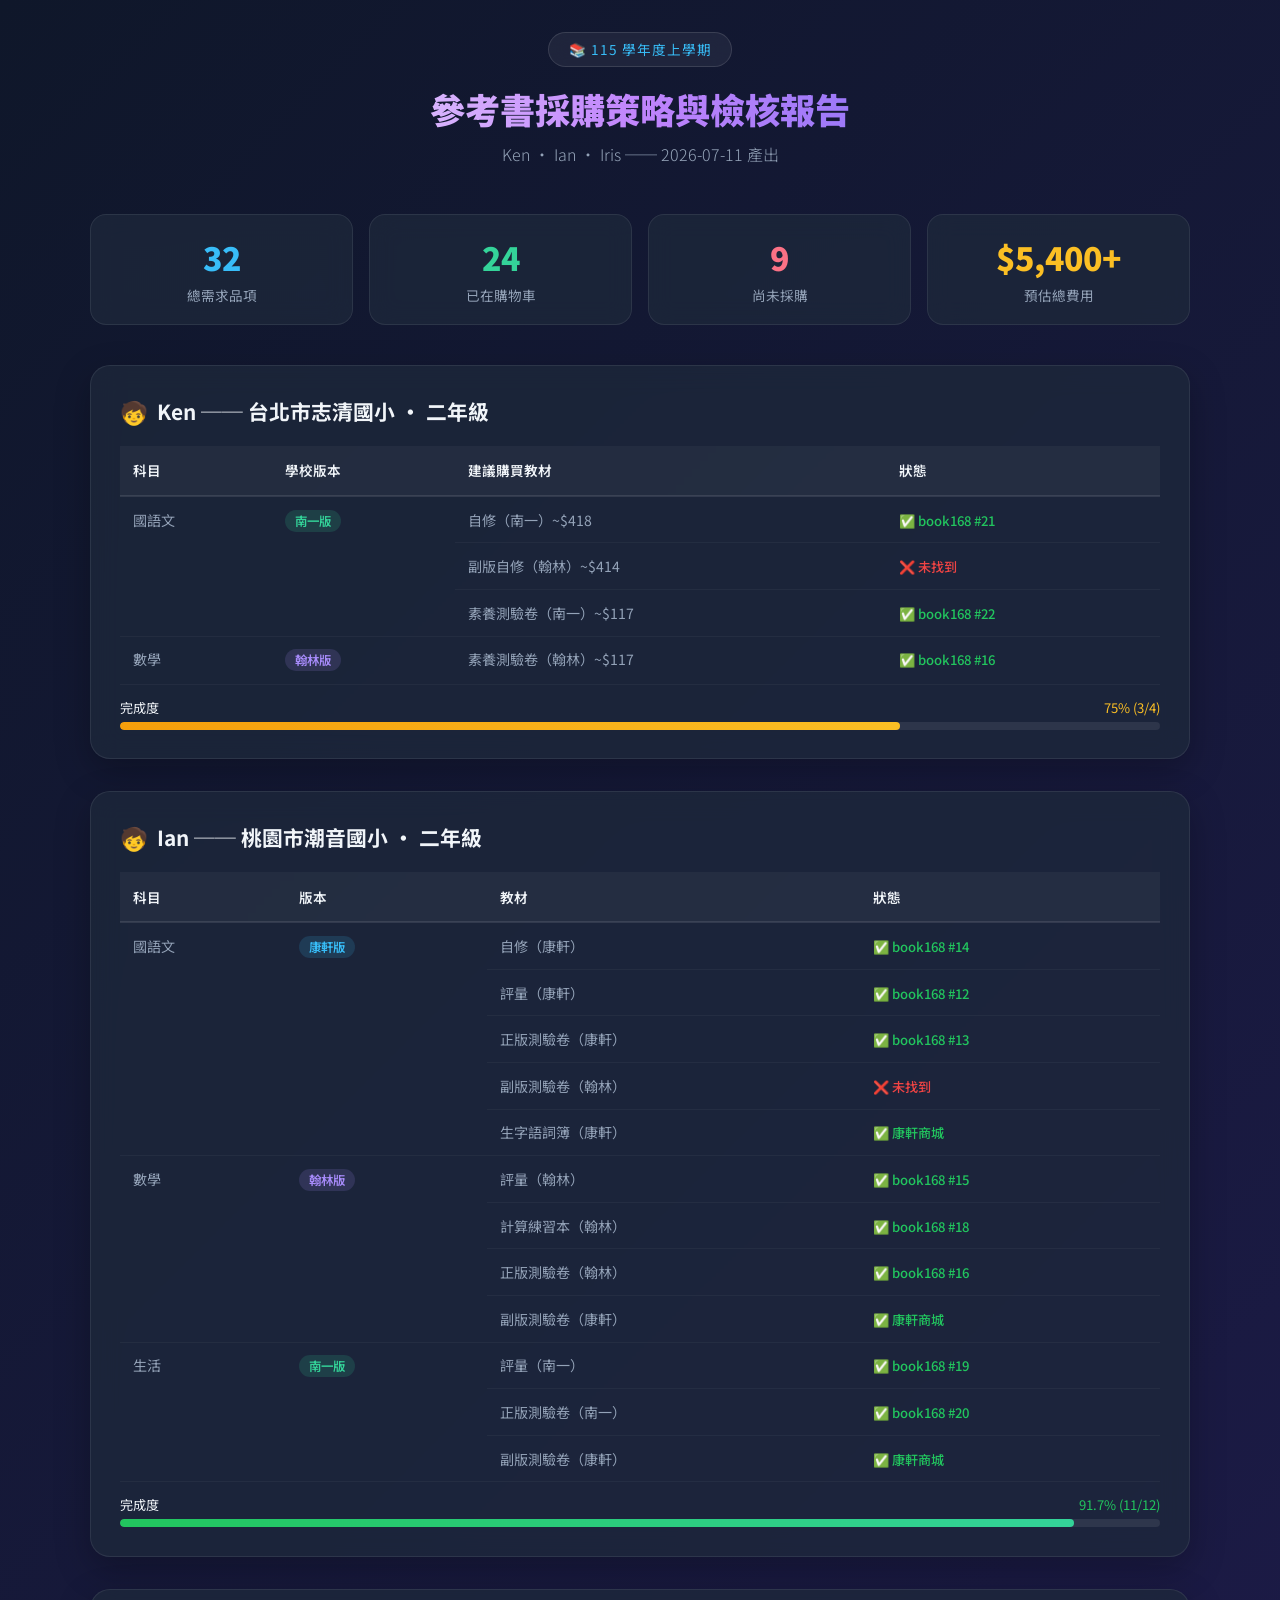
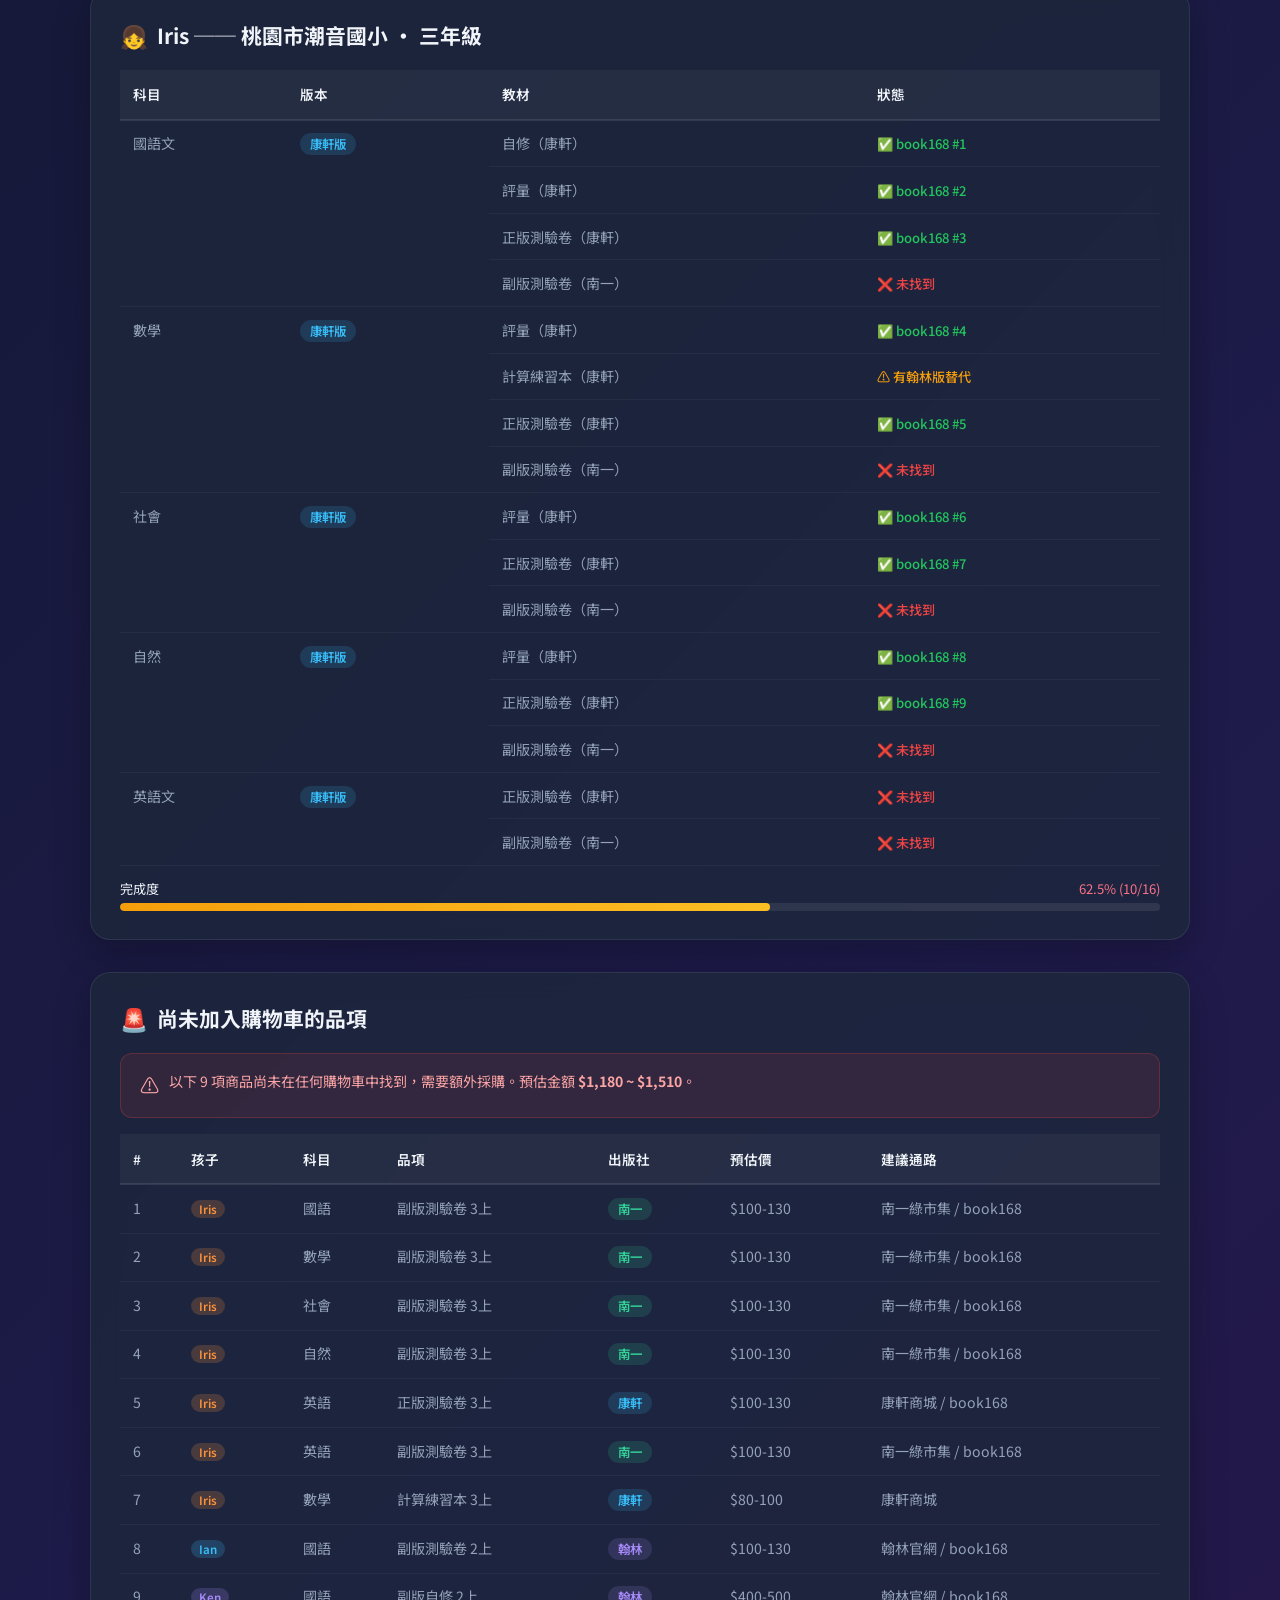
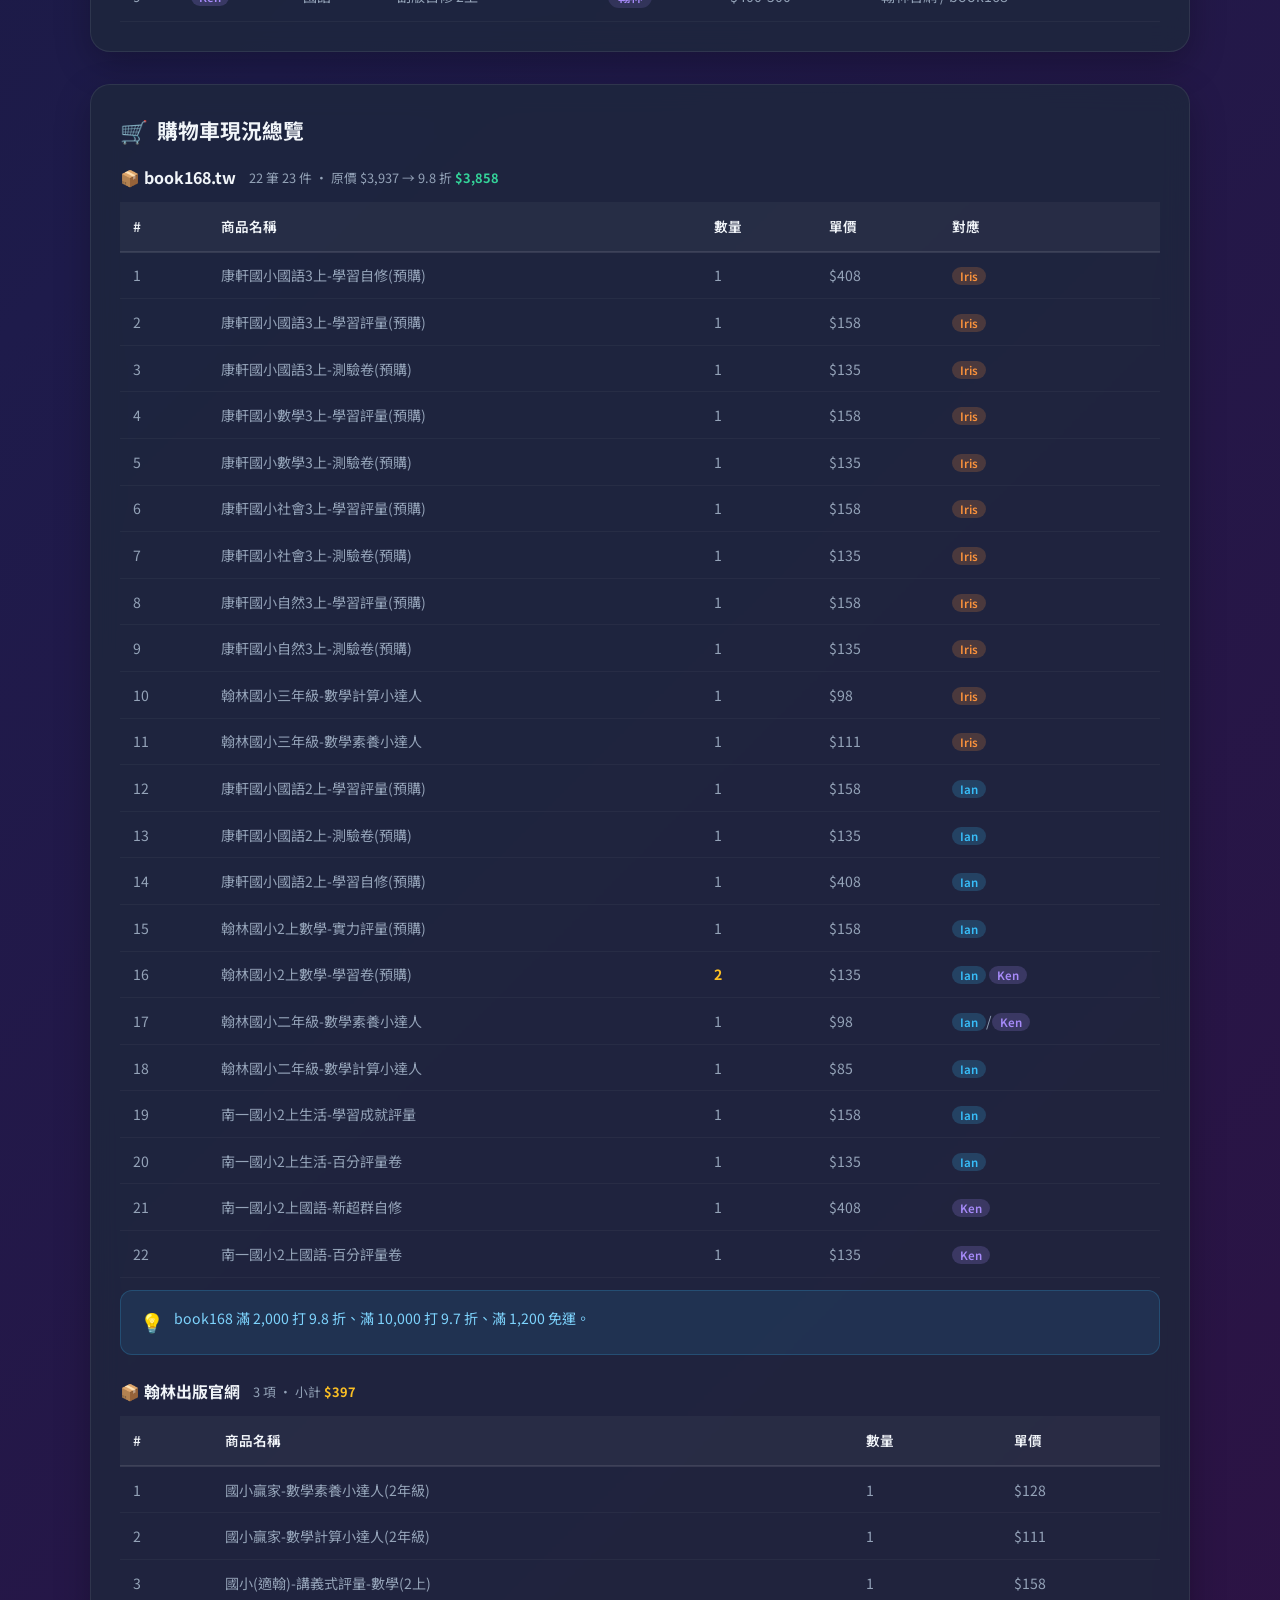
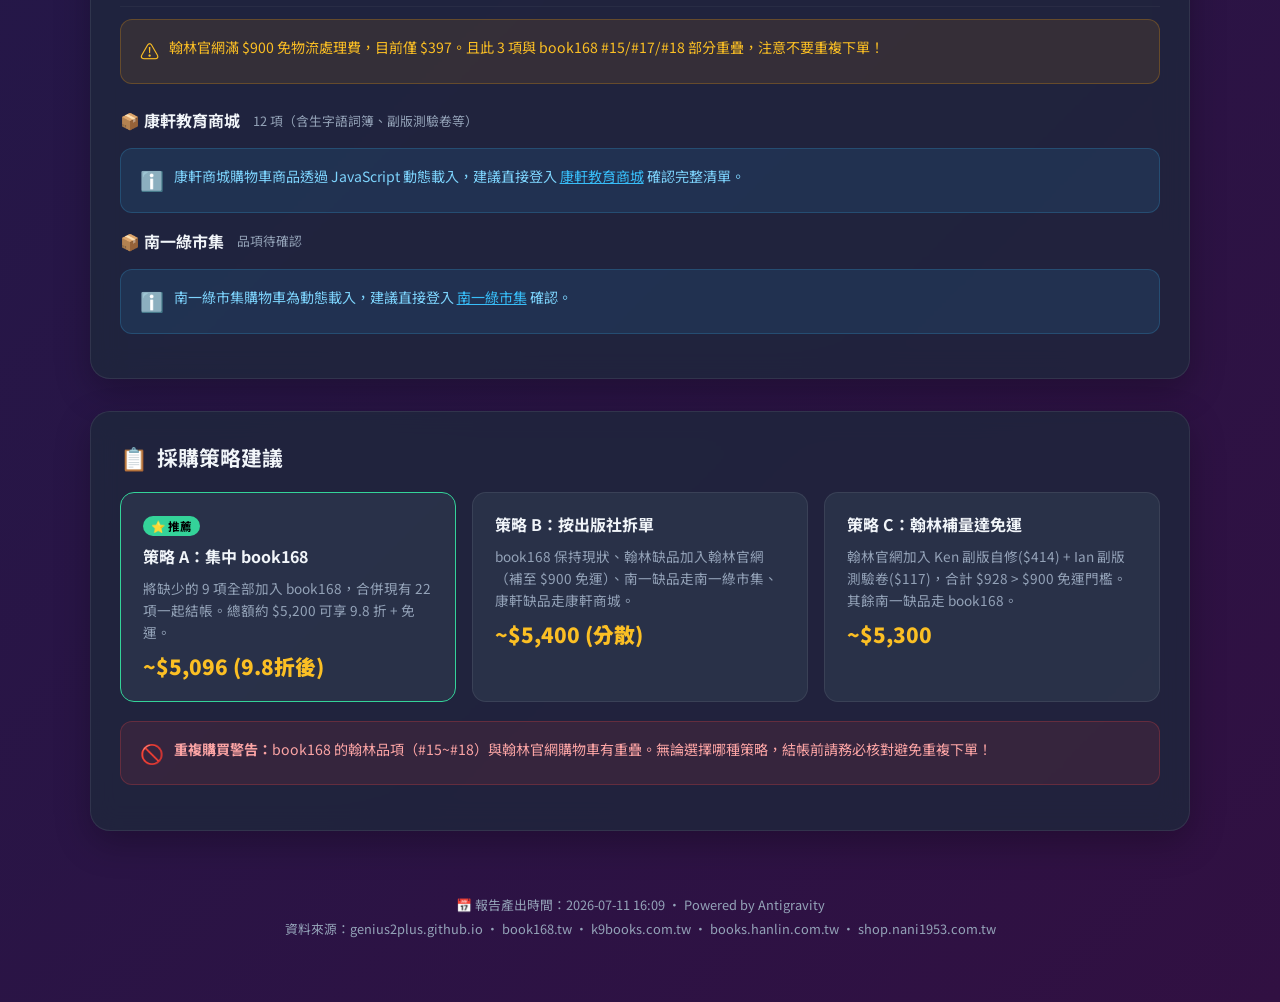
<file: 115/採購策略報告.html>
<!DOCTYPE html>
<html lang="zh-TW">
<head>
    <meta charset="UTF-8">
    <meta name="viewport" content="width=device-width, initial-scale=1.0">
    <title>115 上學期參考書採購策略與檢核報告</title>
    <link rel="preconnect" href="https://fonts.googleapis.com">
    <link rel="preconnect" href="https://fonts.gstatic.com" crossorigin>
    <link href="https://fonts.googleapis.com/css2?family=Noto+Sans+TC:wght@300;400;500;700;900&display=swap" rel="stylesheet">
    <style>
        :root {
            --bg: #0f172a;
            --bg-card: rgba(30, 41, 59, 0.75);
            --bg-card-alt: rgba(51, 65, 85, 0.5);
            --border: rgba(255,255,255,0.08);
            --text: #f1f5f9;
            --text-dim: #94a3b8;
            --accent-blue: #38bdf8;
            --accent-purple: #a78bfa;
            --accent-green: #34d399;
            --accent-amber: #fbbf24;
            --accent-rose: #fb7185;
            --accent-orange: #fb923c;
            --success: #22c55e;
            --warning: #f59e0b;
            --danger: #ef4444;
        }
        * { box-sizing: border-box; margin: 0; padding: 0; }
        body {
            font-family: 'Noto Sans TC', sans-serif;
            background: linear-gradient(135deg, #0f172a 0%, #1e1b4b 50%, #311042 100%);
            color: var(--text);
            min-height: 100vh;
            padding: 2rem 1rem;
        }
        .container { max-width: 1100px; margin: 0 auto; }

        /* Header */
        header { text-align: center; margin-bottom: 3rem; animation: fadeIn 0.8s ease-out; }
        .badge {
            display: inline-block;
            background: rgba(255,255,255,0.06);
            border: 1px solid rgba(255,255,255,0.12);
            padding: 0.4rem 1.2rem;
            border-radius: 50px;
            font-size: 0.85rem;
            color: var(--accent-blue);
            letter-spacing: 1px;
            margin-bottom: 1rem;
            backdrop-filter: blur(8px);
        }
        h1 {
            font-size: 2.2rem;
            font-weight: 900;
            background: linear-gradient(to right, #fff, #c084fc, #6366f1);
            -webkit-background-clip: text;
            -webkit-text-fill-color: transparent;
            margin-bottom: 0.5rem;
        }
        .subtitle { color: var(--text-dim); font-weight: 300; font-size: 1rem; }

        /* Stats Bar */
        .stats-bar {
            display: grid;
            grid-template-columns: repeat(auto-fit, minmax(200px, 1fr));
            gap: 1rem;
            margin-bottom: 2.5rem;
            animation: fadeIn 1s ease-out;
        }
        .stat-card {
            background: var(--bg-card);
            border: 1px solid var(--border);
            border-radius: 16px;
            padding: 1.2rem 1.5rem;
            backdrop-filter: blur(12px);
            text-align: center;
            transition: transform 0.2s, box-shadow 0.2s;
        }
        .stat-card:hover { transform: translateY(-3px); box-shadow: 0 8px 25px rgba(0,0,0,0.3); }
        .stat-num { font-size: 2rem; font-weight: 900; }
        .stat-num.blue { color: var(--accent-blue); }
        .stat-num.green { color: var(--accent-green); }
        .stat-num.amber { color: var(--accent-amber); }
        .stat-num.rose { color: var(--accent-rose); }
        .stat-label { font-size: 0.85rem; color: var(--text-dim); margin-top: 0.3rem; }

        /* Section */
        .section {
            background: var(--bg-card);
            border: 1px solid var(--border);
            border-radius: 20px;
            padding: 1.8rem;
            backdrop-filter: blur(14px);
            margin-bottom: 2rem;
            box-shadow: 0 12px 35px rgba(0,0,0,0.25);
            animation: slideUp 0.6s ease-out;
        }
        .section-title {
            font-size: 1.3rem;
            font-weight: 700;
            margin-bottom: 1.2rem;
            display: flex;
            align-items: center;
            gap: 0.6rem;
        }
        .section-title .icon { font-size: 1.4rem; }

        /* Tables */
        table { width: 100%; border-collapse: collapse; }
        th {
            padding: 0.9rem 0.8rem;
            font-size: 0.85rem;
            font-weight: 600;
            color: var(--text);
            background: rgba(255,255,255,0.04);
            border-bottom: 2px solid rgba(255,255,255,0.1);
            text-align: left;
            white-space: nowrap;
        }
        td {
            padding: 0.8rem;
            font-size: 0.88rem;
            color: var(--text-dim);
            border-bottom: 1px solid rgba(255,255,255,0.04);
            vertical-align: top;
        }
        tr:hover td { background: rgba(255,255,255,0.03); }

        /* Publisher Badges */
        .pub { display: inline-block; padding: 2px 10px; border-radius: 20px; font-size: 0.78rem; font-weight: 600; }
        .pub-kang { background: rgba(56,189,248,0.15); color: #38bdf8; }
        .pub-han { background: rgba(167,139,250,0.15); color: #a78bfa; }
        .pub-nan { background: rgba(52,211,153,0.15); color: #34d399; }

        /* Status */
        .status { display: inline-flex; align-items: center; gap: 4px; font-size: 0.82rem; font-weight: 500; white-space: nowrap; }
        .status-ok { color: var(--success); }
        .status-miss { color: var(--danger); }
        .status-warn { color: var(--warning); }

        /* Progress Bar */
        .progress-wrap { margin-top: 0.8rem; }
        .progress-label { display: flex; justify-content: space-between; font-size: 0.82rem; margin-bottom: 0.3rem; }
        .progress-bar { height: 8px; background: rgba(255,255,255,0.08); border-radius: 8px; overflow: hidden; }
        .progress-fill { height: 100%; border-radius: 8px; transition: width 1s ease-out; }
        .fill-green { background: linear-gradient(90deg, #22c55e, #34d399); }
        .fill-amber { background: linear-gradient(90deg, #f59e0b, #fbbf24); }
        .fill-blue { background: linear-gradient(90deg, #3b82f6, #38bdf8); }

        /* Alert Box */
        .alert {
            border-radius: 12px;
            padding: 1rem 1.2rem;
            margin: 1rem 0;
            font-size: 0.88rem;
            line-height: 1.6;
            display: flex;
            gap: 0.6rem;
            align-items: flex-start;
        }
        .alert-warn { background: rgba(245,158,11,0.1); border: 1px solid rgba(245,158,11,0.25); color: #fbbf24; }
        .alert-danger { background: rgba(239,68,68,0.1); border: 1px solid rgba(239,68,68,0.25); color: #fca5a5; }
        .alert-info { background: rgba(56,189,248,0.1); border: 1px solid rgba(56,189,248,0.2); color: #7dd3fc; }
        .alert-success { background: rgba(34,197,94,0.1); border: 1px solid rgba(34,197,94,0.2); color: #86efac; }
        .alert-icon { font-size: 1.2rem; flex-shrink: 0; }

        /* Strategy Cards */
        .strategy-grid { display: grid; grid-template-columns: repeat(auto-fit, minmax(300px, 1fr)); gap: 1rem; }
        .strategy-card {
            background: var(--bg-card-alt);
            border: 1px solid var(--border);
            border-radius: 14px;
            padding: 1.2rem 1.4rem;
            transition: transform 0.2s, border-color 0.3s;
        }
        .strategy-card:hover { transform: translateY(-2px); border-color: rgba(255,255,255,0.2); }
        .strategy-card h4 { font-size: 1rem; margin-bottom: 0.6rem; color: var(--text); }
        .strategy-card p { font-size: 0.85rem; color: var(--text-dim); line-height: 1.6; }
        .strategy-card .price-tag { font-size: 1.3rem; font-weight: 900; color: var(--accent-amber); margin-top: 0.5rem; }
        .recommend { border-color: var(--accent-green) !important; }
        .recommend::before { content: '⭐ 推薦'; display: inline-block; background: var(--accent-green); color: #000; font-size: 0.72rem; font-weight: 700; padding: 2px 8px; border-radius: 20px; margin-bottom: 0.5rem; }

        /* Cart tab */
        .cart-header { display: flex; align-items: center; gap: 0.8rem; flex-wrap: wrap; margin-bottom: 0.8rem; }
        .cart-name { font-weight: 700; font-size: 1rem; }
        .cart-meta { font-size: 0.8rem; color: var(--text-dim); }
        .child-tag { display: inline-block; padding: 1px 8px; border-radius: 10px; font-size: 0.72rem; font-weight: 600; }
        .tag-iris { background: rgba(251,146,60,0.2); color: #fb923c; }
        .tag-ian { background: rgba(56,189,248,0.2); color: #38bdf8; }
        .tag-ken { background: rgba(167,139,250,0.2); color: #a78bfa; }

        /* Responsive */
        @media (max-width: 768px) {
            h1 { font-size: 1.6rem; }
            .section { padding: 1.2rem; }
            th, td { padding: 0.6rem 0.5rem; font-size: 0.8rem; }
            .stats-bar { grid-template-columns: repeat(2, 1fr); }
        }

        /* Animations */
        @keyframes fadeIn { from { opacity: 0; } to { opacity: 1; } }
        @keyframes slideUp { from { opacity: 0; transform: translateY(20px); } to { opacity: 1; transform: translateY(0); } }

        /* Print */
        @media print {
            body { background: #fff; color: #000; padding: 0; }
            .section { box-shadow: none; border: 1px solid #ddd; }
            th { background: #f0f0f0; color: #000; }
            td { color: #333; }
            .pub { border: 1px solid #ccc; }
        }
    </style>
</head>
<body>
<div class="container">

    <!-- Header -->
    <header>
        <div class="badge">📚 115 學年度上學期</div>
        <h1>參考書採購策略與檢核報告</h1>
        <p class="subtitle">Ken · Ian · Iris ── 2026-07-11 產出</p>
    </header>

    <!-- Stats Overview -->
    <div class="stats-bar">
        <div class="stat-card">
            <div class="stat-num blue">32</div>
            <div class="stat-label">總需求品項</div>
        </div>
        <div class="stat-card">
            <div class="stat-num green">24</div>
            <div class="stat-label">已在購物車</div>
        </div>
        <div class="stat-card">
            <div class="stat-num rose">9</div>
            <div class="stat-label">尚未採購</div>
        </div>
        <div class="stat-card">
            <div class="stat-num amber">$5,400+</div>
            <div class="stat-label">預估總費用</div>
        </div>
    </div>

    <!-- ============ Ken ============ -->
    <div class="section">
        <div class="section-title"><span class="icon">🧒</span> Ken ── 台北市志清國小 · 二年級</div>
        <table>
            <thead><tr><th>科目</th><th>學校版本</th><th>建議購買教材</th><th>狀態</th></tr></thead>
            <tbody>
                <tr>
                    <td rowspan="3">國語文</td>
                    <td rowspan="3"><span class="pub pub-nan">南一版</span></td>
                    <td>自修（南一）~$418</td>
                    <td><span class="status status-ok">✅ book168 #21</span></td>
                </tr>
                <tr>
                    <td>副版自修（翰林）~$414</td>
                    <td><span class="status status-miss">❌ 未找到</span></td>
                </tr>
                <tr>
                    <td>素養測驗卷（南一）~$117</td>
                    <td><span class="status status-ok">✅ book168 #22</span></td>
                </tr>
                <tr>
                    <td>數學</td>
                    <td><span class="pub pub-han">翰林版</span></td>
                    <td>素養測驗卷（翰林）~$117</td>
                    <td><span class="status status-ok">✅ book168 #16</span></td>
                </tr>
            </tbody>
        </table>
        <div class="progress-wrap">
            <div class="progress-label"><span>完成度</span><span style="color:var(--accent-amber)">75% (3/4)</span></div>
            <div class="progress-bar"><div class="progress-fill fill-amber" style="width:75%"></div></div>
        </div>
    </div>

    <!-- ============ Ian ============ -->
    <div class="section">
        <div class="section-title"><span class="icon">🧒</span> Ian ── 桃園市潮音國小 · 二年級</div>
        <table>
            <thead><tr><th>科目</th><th>版本</th><th>教材</th><th>狀態</th></tr></thead>
            <tbody>
                <tr><td rowspan="5">國語文</td><td rowspan="5"><span class="pub pub-kang">康軒版</span></td>
                    <td>自修（康軒）</td><td><span class="status status-ok">✅ book168 #14</span></td></tr>
                <tr><td>評量（康軒）</td><td><span class="status status-ok">✅ book168 #12</span></td></tr>
                <tr><td>正版測驗卷（康軒）</td><td><span class="status status-ok">✅ book168 #13</span></td></tr>
                <tr><td>副版測驗卷（翰林）</td><td><span class="status status-miss">❌ 未找到</span></td></tr>
                <tr><td>生字語詞簿（康軒）</td><td><span class="status status-ok">✅ 康軒商城</span></td></tr>

                <tr><td rowspan="4">數學</td><td rowspan="4"><span class="pub pub-han">翰林版</span></td>
                    <td>評量（翰林）</td><td><span class="status status-ok">✅ book168 #15</span></td></tr>
                <tr><td>計算練習本（翰林）</td><td><span class="status status-ok">✅ book168 #18</span></td></tr>
                <tr><td>正版測驗卷（翰林）</td><td><span class="status status-ok">✅ book168 #16</span></td></tr>
                <tr><td>副版測驗卷（康軒）</td><td><span class="status status-ok">✅ 康軒商城</span></td></tr>

                <tr><td rowspan="3">生活</td><td rowspan="3"><span class="pub pub-nan">南一版</span></td>
                    <td>評量（南一）</td><td><span class="status status-ok">✅ book168 #19</span></td></tr>
                <tr><td>正版測驗卷（南一）</td><td><span class="status status-ok">✅ book168 #20</span></td></tr>
                <tr><td>副版測驗卷（康軒）</td><td><span class="status status-ok">✅ 康軒商城</span></td></tr>
            </tbody>
        </table>
        <div class="progress-wrap">
            <div class="progress-label"><span>完成度</span><span style="color:var(--success)">91.7% (11/12)</span></div>
            <div class="progress-bar"><div class="progress-fill fill-green" style="width:91.7%"></div></div>
        </div>
    </div>

    <!-- ============ Iris ============ -->
    <div class="section">
        <div class="section-title"><span class="icon">👧</span> Iris ── 桃園市潮音國小 · 三年級</div>
        <table>
            <thead><tr><th>科目</th><th>版本</th><th>教材</th><th>狀態</th></tr></thead>
            <tbody>
                <tr><td rowspan="4">國語文</td><td rowspan="4"><span class="pub pub-kang">康軒版</span></td>
                    <td>自修（康軒）</td><td><span class="status status-ok">✅ book168 #1</span></td></tr>
                <tr><td>評量（康軒）</td><td><span class="status status-ok">✅ book168 #2</span></td></tr>
                <tr><td>正版測驗卷（康軒）</td><td><span class="status status-ok">✅ book168 #3</span></td></tr>
                <tr><td>副版測驗卷（南一）</td><td><span class="status status-miss">❌ 未找到</span></td></tr>

                <tr><td rowspan="4">數學</td><td rowspan="4"><span class="pub pub-kang">康軒版</span></td>
                    <td>評量（康軒）</td><td><span class="status status-ok">✅ book168 #4</span></td></tr>
                <tr><td>計算練習本（康軒）</td><td><span class="status status-warn">⚠️ 有翰林版替代</span></td></tr>
                <tr><td>正版測驗卷（康軒）</td><td><span class="status status-ok">✅ book168 #5</span></td></tr>
                <tr><td>副版測驗卷（南一）</td><td><span class="status status-miss">❌ 未找到</span></td></tr>

                <tr><td rowspan="3">社會</td><td rowspan="3"><span class="pub pub-kang">康軒版</span></td>
                    <td>評量（康軒）</td><td><span class="status status-ok">✅ book168 #6</span></td></tr>
                <tr><td>正版測驗卷（康軒）</td><td><span class="status status-ok">✅ book168 #7</span></td></tr>
                <tr><td>副版測驗卷（南一）</td><td><span class="status status-miss">❌ 未找到</span></td></tr>

                <tr><td rowspan="3">自然</td><td rowspan="3"><span class="pub pub-kang">康軒版</span></td>
                    <td>評量（康軒）</td><td><span class="status status-ok">✅ book168 #8</span></td></tr>
                <tr><td>正版測驗卷（康軒）</td><td><span class="status status-ok">✅ book168 #9</span></td></tr>
                <tr><td>副版測驗卷（南一）</td><td><span class="status status-miss">❌ 未找到</span></td></tr>

                <tr><td rowspan="2">英語文</td><td rowspan="2"><span class="pub pub-kang">康軒版</span></td>
                    <td>正版測驗卷（康軒）</td><td><span class="status status-miss">❌ 未找到</span></td></tr>
                <tr><td>副版測驗卷（南一）</td><td><span class="status status-miss">❌ 未找到</span></td></tr>
            </tbody>
        </table>
        <div class="progress-wrap">
            <div class="progress-label"><span>完成度</span><span style="color:var(--accent-rose)">62.5% (10/16)</span></div>
            <div class="progress-bar"><div class="progress-fill fill-amber" style="width:62.5%"></div></div>
        </div>
    </div>

    <!-- ============ 尚未採購 ============ -->
    <div class="section">
        <div class="section-title"><span class="icon">🚨</span> 尚未加入購物車的品項</div>
        <div class="alert alert-danger">
            <span class="alert-icon">⚠️</span>
            <span>以下 9 項商品尚未在任何購物車中找到，需要額外採購。預估金額 <strong>$1,180 ~ $1,510</strong>。</span>
        </div>
        <table>
            <thead><tr><th>#</th><th>孩子</th><th>科目</th><th>品項</th><th>出版社</th><th>預估價</th><th>建議通路</th></tr></thead>
            <tbody>
                <tr><td>1</td><td><span class="child-tag tag-iris">Iris</span></td><td>國語</td><td>副版測驗卷 3上</td><td><span class="pub pub-nan">南一</span></td><td>$100-130</td><td>南一綠市集 / book168</td></tr>
                <tr><td>2</td><td><span class="child-tag tag-iris">Iris</span></td><td>數學</td><td>副版測驗卷 3上</td><td><span class="pub pub-nan">南一</span></td><td>$100-130</td><td>南一綠市集 / book168</td></tr>
                <tr><td>3</td><td><span class="child-tag tag-iris">Iris</span></td><td>社會</td><td>副版測驗卷 3上</td><td><span class="pub pub-nan">南一</span></td><td>$100-130</td><td>南一綠市集 / book168</td></tr>
                <tr><td>4</td><td><span class="child-tag tag-iris">Iris</span></td><td>自然</td><td>副版測驗卷 3上</td><td><span class="pub pub-nan">南一</span></td><td>$100-130</td><td>南一綠市集 / book168</td></tr>
                <tr><td>5</td><td><span class="child-tag tag-iris">Iris</span></td><td>英語</td><td>正版測驗卷 3上</td><td><span class="pub pub-kang">康軒</span></td><td>$100-130</td><td>康軒商城 / book168</td></tr>
                <tr><td>6</td><td><span class="child-tag tag-iris">Iris</span></td><td>英語</td><td>副版測驗卷 3上</td><td><span class="pub pub-nan">南一</span></td><td>$100-130</td><td>南一綠市集 / book168</td></tr>
                <tr><td>7</td><td><span class="child-tag tag-iris">Iris</span></td><td>數學</td><td>計算練習本 3上</td><td><span class="pub pub-kang">康軒</span></td><td>$80-100</td><td>康軒商城</td></tr>
                <tr><td>8</td><td><span class="child-tag tag-ian">Ian</span></td><td>國語</td><td>副版測驗卷 2上</td><td><span class="pub pub-han">翰林</span></td><td>$100-130</td><td>翰林官網 / book168</td></tr>
                <tr><td>9</td><td><span class="child-tag tag-ken">Ken</span></td><td>國語</td><td>副版自修 2上</td><td><span class="pub pub-han">翰林</span></td><td>$400-500</td><td>翰林官網 / book168</td></tr>
            </tbody>
        </table>
    </div>

    <!-- ============ 購物車現況 ============ -->
    <div class="section">
        <div class="section-title"><span class="icon">🛒</span> 購物車現況總覽</div>

        <!-- book168 -->
        <div style="margin-bottom:1.5rem;">
            <div class="cart-header">
                <span class="cart-name">📦 book168.tw</span>
                <span class="cart-meta">22 筆 23 件 · 原價 $3,937 → 9.8 折 <strong style="color:var(--accent-green)">$3,858</strong></span>
            </div>
            <table>
                <thead><tr><th>#</th><th>商品名稱</th><th>數量</th><th>單價</th><th>對應</th></tr></thead>
                <tbody>
                    <tr><td>1</td><td>康軒國小國語3上-學習自修(預購)</td><td>1</td><td>$408</td><td><span class="child-tag tag-iris">Iris</span></td></tr>
                    <tr><td>2</td><td>康軒國小國語3上-學習評量(預購)</td><td>1</td><td>$158</td><td><span class="child-tag tag-iris">Iris</span></td></tr>
                    <tr><td>3</td><td>康軒國小國語3上-測驗卷(預購)</td><td>1</td><td>$135</td><td><span class="child-tag tag-iris">Iris</span></td></tr>
                    <tr><td>4</td><td>康軒國小數學3上-學習評量(預購)</td><td>1</td><td>$158</td><td><span class="child-tag tag-iris">Iris</span></td></tr>
                    <tr><td>5</td><td>康軒國小數學3上-測驗卷(預購)</td><td>1</td><td>$135</td><td><span class="child-tag tag-iris">Iris</span></td></tr>
                    <tr><td>6</td><td>康軒國小社會3上-學習評量(預購)</td><td>1</td><td>$158</td><td><span class="child-tag tag-iris">Iris</span></td></tr>
                    <tr><td>7</td><td>康軒國小社會3上-測驗卷(預購)</td><td>1</td><td>$135</td><td><span class="child-tag tag-iris">Iris</span></td></tr>
                    <tr><td>8</td><td>康軒國小自然3上-學習評量(預購)</td><td>1</td><td>$158</td><td><span class="child-tag tag-iris">Iris</span></td></tr>
                    <tr><td>9</td><td>康軒國小自然3上-測驗卷(預購)</td><td>1</td><td>$135</td><td><span class="child-tag tag-iris">Iris</span></td></tr>
                    <tr><td>10</td><td>翰林國小三年級-數學計算小達人</td><td>1</td><td>$98</td><td><span class="child-tag tag-iris">Iris</span></td></tr>
                    <tr><td>11</td><td>翰林國小三年級-數學素養小達人</td><td>1</td><td>$111</td><td><span class="child-tag tag-iris">Iris</span></td></tr>
                    <tr><td>12</td><td>康軒國小國語2上-學習評量(預購)</td><td>1</td><td>$158</td><td><span class="child-tag tag-ian">Ian</span></td></tr>
                    <tr><td>13</td><td>康軒國小國語2上-測驗卷(預購)</td><td>1</td><td>$135</td><td><span class="child-tag tag-ian">Ian</span></td></tr>
                    <tr><td>14</td><td>康軒國小國語2上-學習自修(預購)</td><td>1</td><td>$408</td><td><span class="child-tag tag-ian">Ian</span></td></tr>
                    <tr><td>15</td><td>翰林國小2上數學-實力評量(預購)</td><td>1</td><td>$158</td><td><span class="child-tag tag-ian">Ian</span></td></tr>
                    <tr><td>16</td><td>翰林國小2上數學-學習卷(預購)</td><td style="color:var(--accent-amber);font-weight:700">2</td><td>$135</td><td><span class="child-tag tag-ian">Ian</span> <span class="child-tag tag-ken">Ken</span></td></tr>
                    <tr><td>17</td><td>翰林國小二年級-數學素養小達人</td><td>1</td><td>$98</td><td><span class="child-tag tag-ian">Ian</span>/<span class="child-tag tag-ken">Ken</span></td></tr>
                    <tr><td>18</td><td>翰林國小二年級-數學計算小達人</td><td>1</td><td>$85</td><td><span class="child-tag tag-ian">Ian</span></td></tr>
                    <tr><td>19</td><td>南一國小2上生活-學習成就評量</td><td>1</td><td>$158</td><td><span class="child-tag tag-ian">Ian</span></td></tr>
                    <tr><td>20</td><td>南一國小2上生活-百分評量卷</td><td>1</td><td>$135</td><td><span class="child-tag tag-ian">Ian</span></td></tr>
                    <tr><td>21</td><td>南一國小2上國語-新超群自修</td><td>1</td><td>$408</td><td><span class="child-tag tag-ken">Ken</span></td></tr>
                    <tr><td>22</td><td>南一國小2上國語-百分評量卷</td><td>1</td><td>$135</td><td><span class="child-tag tag-ken">Ken</span></td></tr>
                </tbody>
            </table>
            <div class="alert alert-info" style="margin-top:0.8rem;">
                <span class="alert-icon">💡</span>
                <span>book168 滿 2,000 打 9.8 折、滿 10,000 打 9.7 折、滿 1,200 免運。</span>
            </div>
        </div>

        <!-- 翰林 -->
        <div style="margin-bottom:1.5rem;">
            <div class="cart-header">
                <span class="cart-name">📦 翰林出版官網</span>
                <span class="cart-meta">3 項 · 小計 <strong style="color:var(--accent-amber)">$397</strong></span>
            </div>
            <table>
                <thead><tr><th>#</th><th>商品名稱</th><th>數量</th><th>單價</th></tr></thead>
                <tbody>
                    <tr><td>1</td><td>國小贏家-數學素養小達人(2年級)</td><td>1</td><td>$128</td></tr>
                    <tr><td>2</td><td>國小贏家-數學計算小達人(2年級)</td><td>1</td><td>$111</td></tr>
                    <tr><td>3</td><td>國小(適翰)-講義式評量-數學(2上)</td><td>1</td><td>$158</td></tr>
                </tbody>
            </table>
            <div class="alert alert-warn" style="margin-top:0.8rem;">
                <span class="alert-icon">⚠️</span>
                <span>翰林官網滿 $900 免物流處理費，目前僅 $397。且此 3 項與 book168 #15/#17/#18 部分重疊，注意不要重複下單！</span>
            </div>
        </div>

        <!-- 康軒 / 南一 -->
        <div style="margin-bottom:1rem;">
            <div class="cart-header">
                <span class="cart-name">📦 康軒教育商城</span>
                <span class="cart-meta">12 項（含生字語詞簿、副版測驗卷等）</span>
            </div>
            <div class="alert alert-info">
                <span class="alert-icon">ℹ️</span>
                <span>康軒商城購物車商品透過 JavaScript 動態載入，建議直接登入 <a href="https://www.k9books.com.tw/K9Web/index?go=Goods_Cart" style="color:var(--accent-blue)">康軒教育商城</a> 確認完整清單。</span>
            </div>
        </div>
        <div>
            <div class="cart-header">
                <span class="cart-name">📦 南一綠市集</span>
                <span class="cart-meta">品項待確認</span>
            </div>
            <div class="alert alert-info">
                <span class="alert-icon">ℹ️</span>
                <span>南一綠市集購物車為動態載入，建議直接登入 <a href="https://shop.nani1953.com.tw/carts/" style="color:var(--accent-blue)">南一綠市集</a> 確認。</span>
            </div>
        </div>
    </div>

    <!-- ============ 採購策略 ============ -->
    <div class="section">
        <div class="section-title"><span class="icon">📋</span> 採購策略建議</div>
        <div class="strategy-grid">
            <div class="strategy-card recommend">
                <h4>策略 A：集中 book168</h4>
                <p>將缺少的 9 項全部加入 book168，合併現有 22 項一起結帳。總額約 $5,200 可享 9.8 折 + 免運。</p>
                <div class="price-tag">~$5,096 (9.8折後)</div>
            </div>
            <div class="strategy-card">
                <h4>策略 B：按出版社拆單</h4>
                <p>book168 保持現狀、翰林缺品加入翰林官網（補至 $900 免運）、南一缺品走南一綠市集、康軒缺品走康軒商城。</p>
                <div class="price-tag">~$5,400 (分散)</div>
            </div>
            <div class="strategy-card">
                <h4>策略 C：翰林補量達免運</h4>
                <p>翰林官網加入 Ken 副版自修($414) + Ian 副版測驗卷($117)，合計 $928 &gt; $900 免運門檻。其餘南一缺品走 book168。</p>
                <div class="price-tag">~$5,300</div>
            </div>
        </div>

        <div class="alert alert-danger" style="margin-top:1.2rem;">
            <span class="alert-icon">🚫</span>
            <span><strong>重複購買警告：</strong>book168 的翰林品項（#15~#18）與翰林官網購物車有重疊。無論選擇哪種策略，結帳前請務必核對避免重複下單！</span>
        </div>
    </div>

    <!-- Footer -->
    <footer style="text-align:center; padding:2rem 0; color:var(--text-dim); font-size:0.8rem;">
        <p>📅 報告產出時間：2026-07-11 16:09 · Powered by Antigravity</p>
        <p style="margin-top:0.3rem;">資料來源：genius2plus.github.io · book168.tw · k9books.com.tw · books.hanlin.com.tw · shop.nani1953.com.tw</p>
    </footer>

</div>
</body>
</html>
</file>
